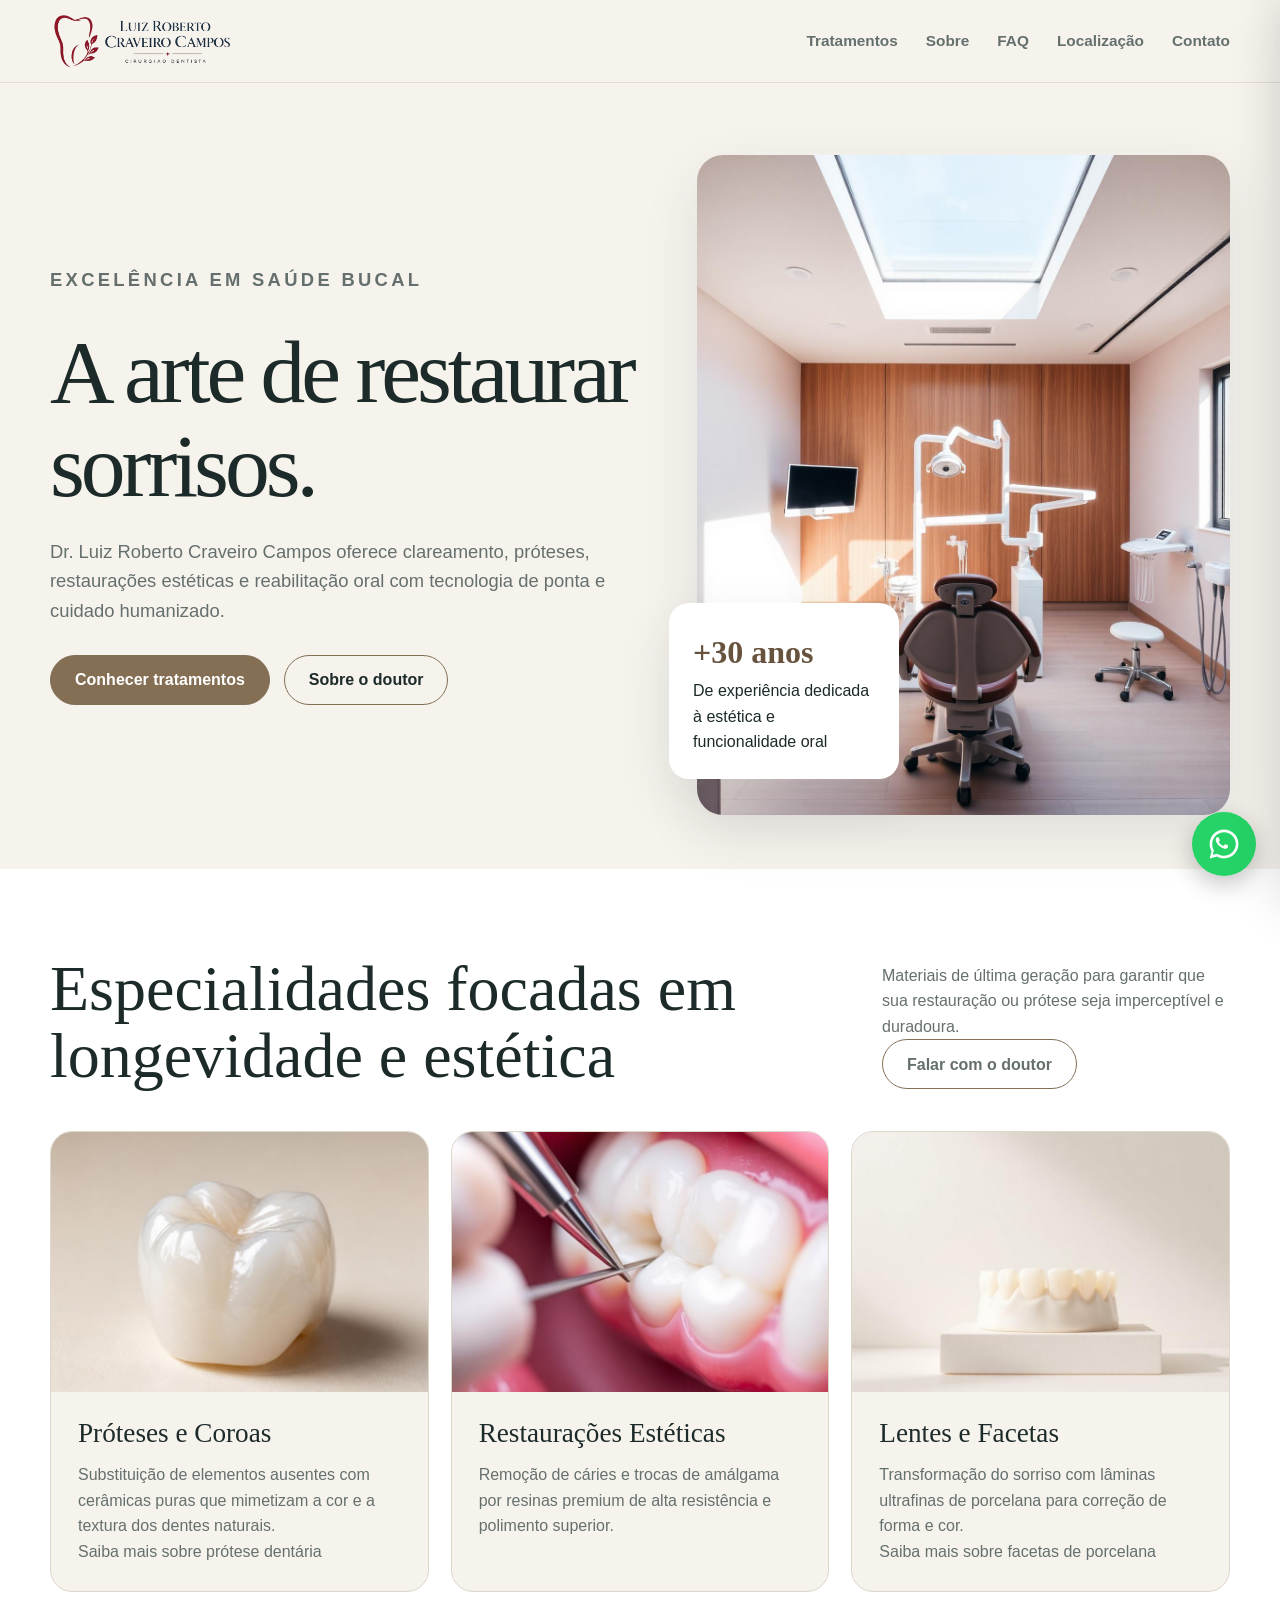
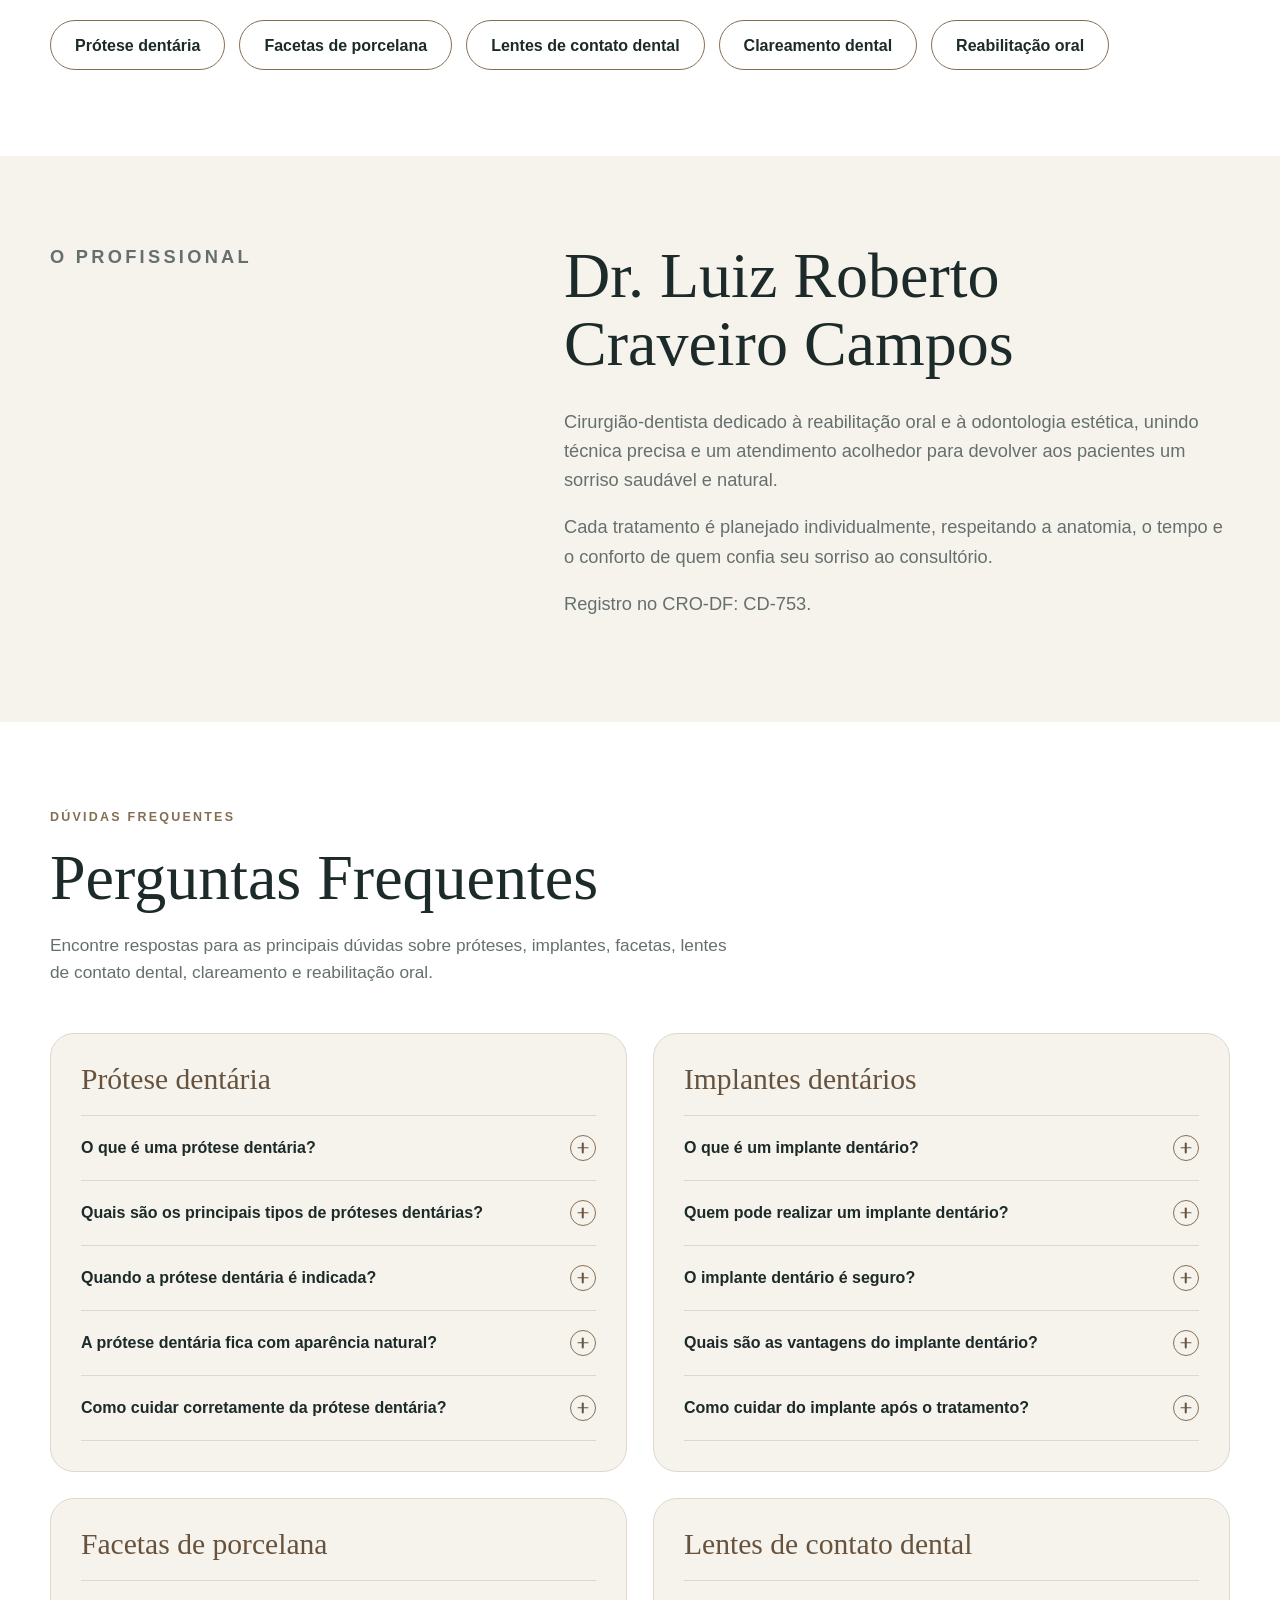
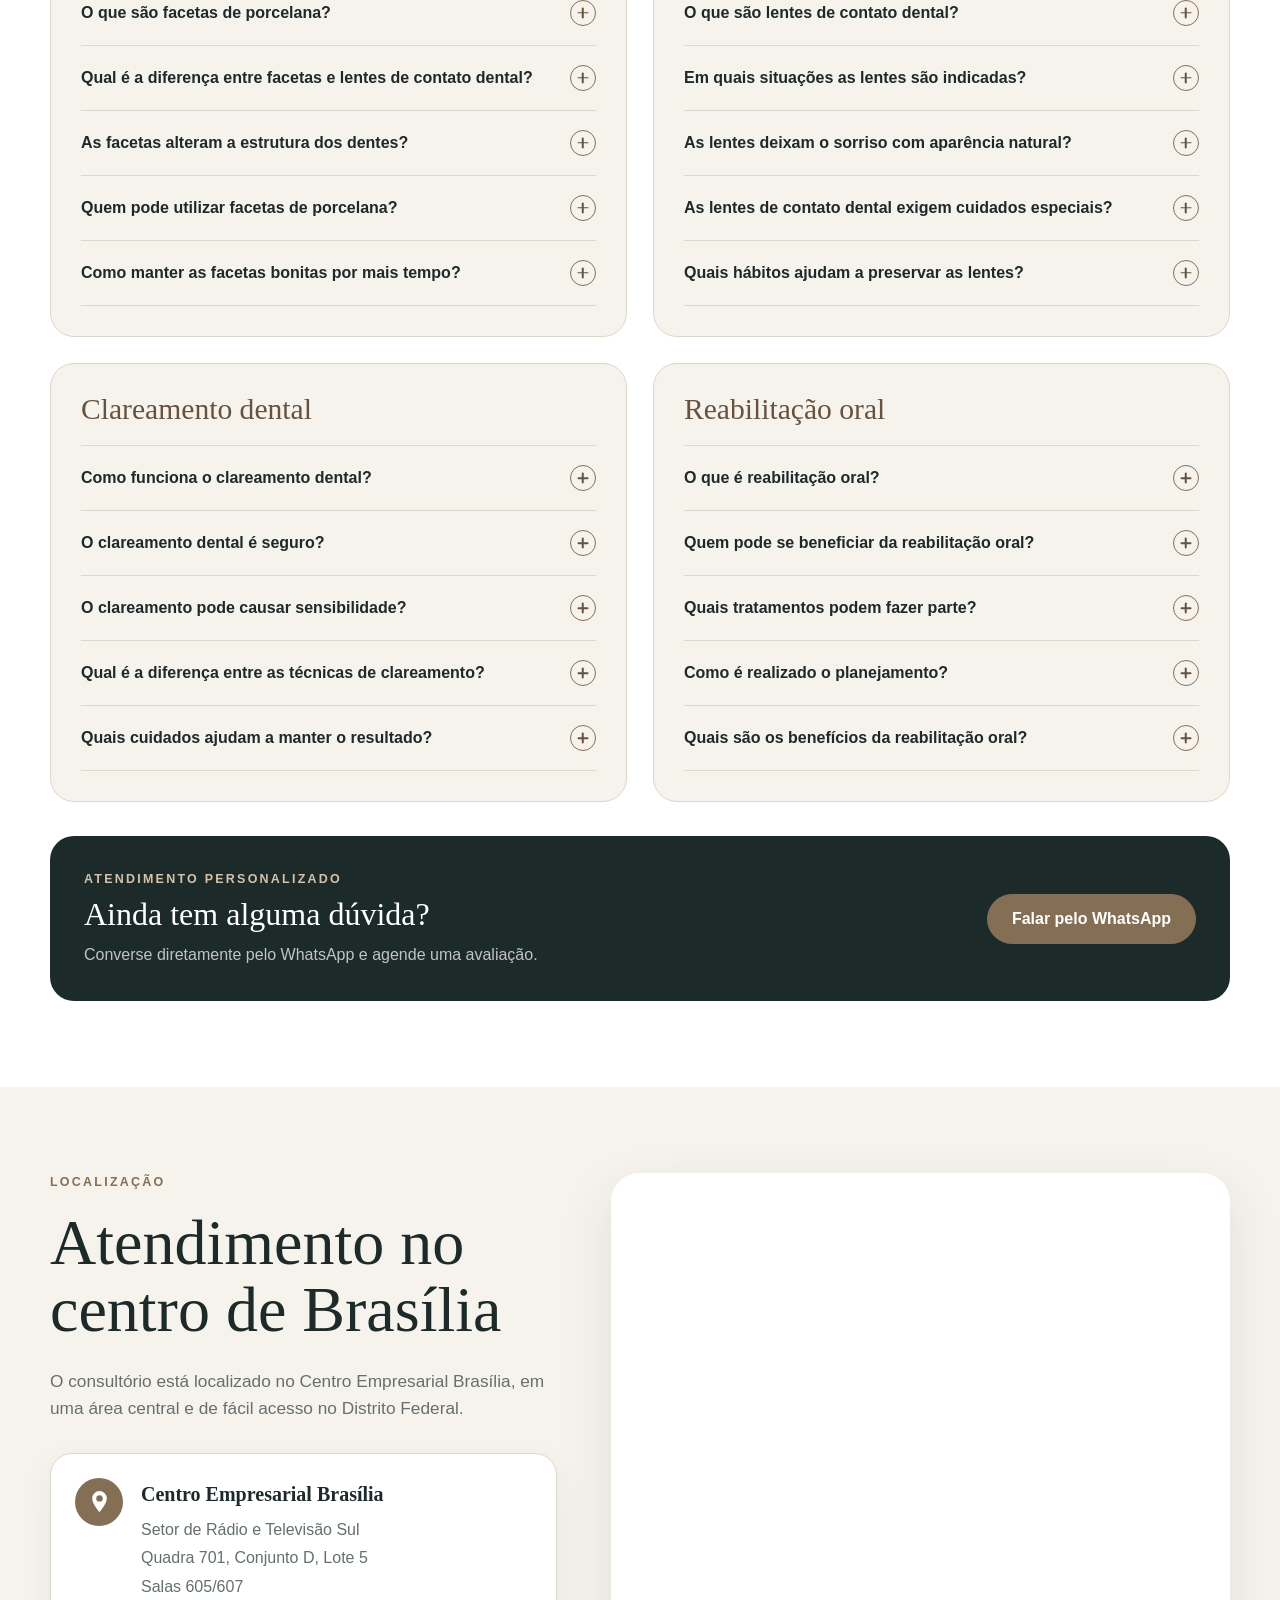
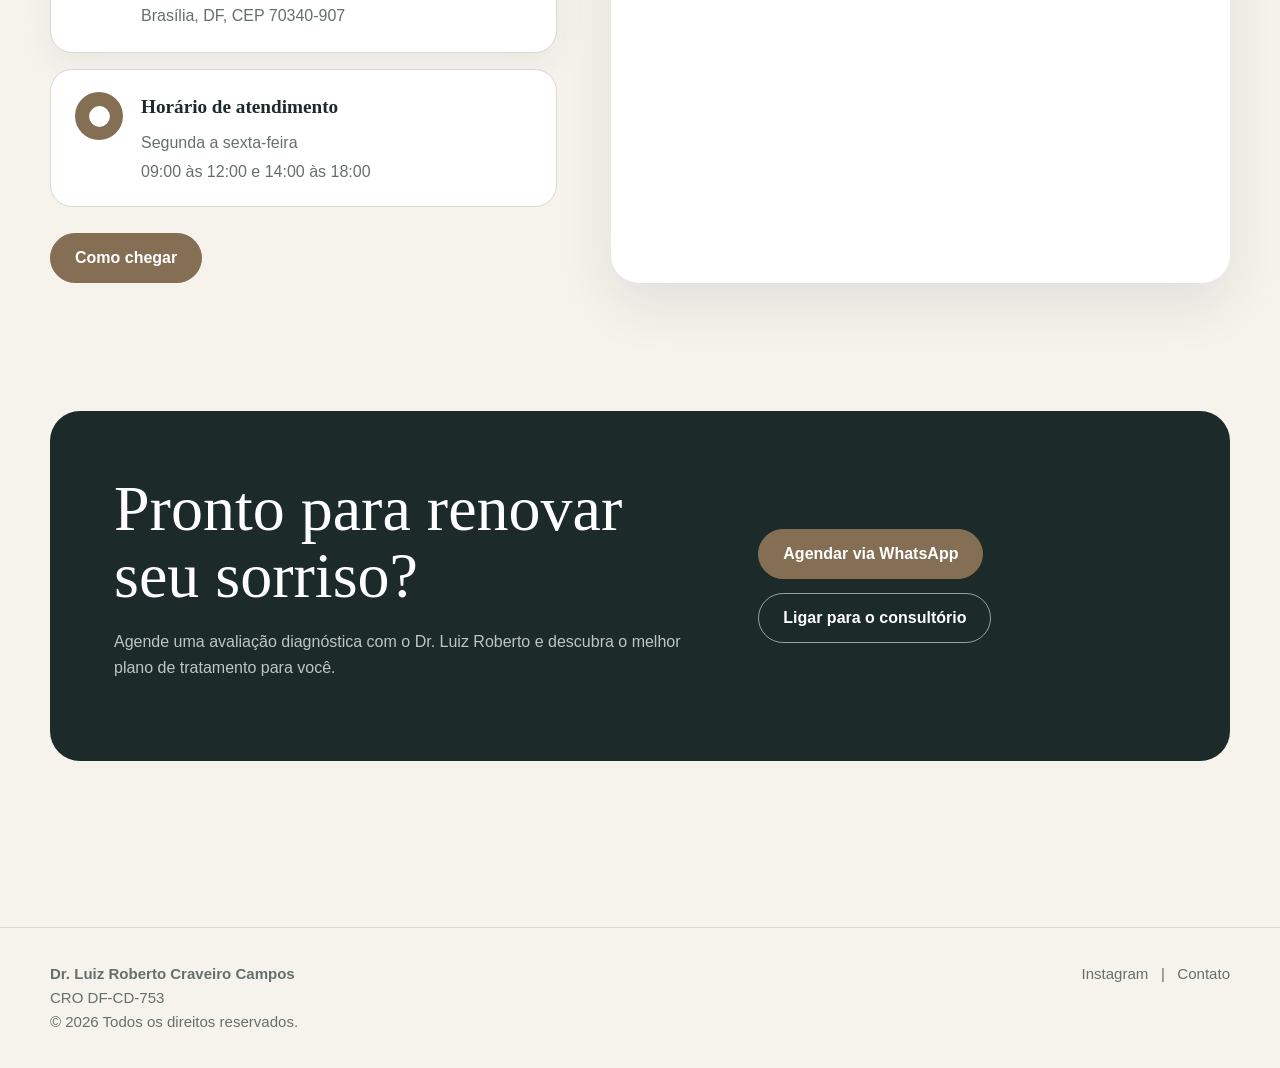
<file: index.html>
<!DOCTYPE html>

<html lang="pt-BR">
<head>
<meta charset="utf-8"/>
<meta content="width=device-width, initial-scale=1" name="viewport"/>
<title>Dr. Luiz Roberto Craveiro Campos | Odontologia Estética em Brasília</title>
<meta content="Atendimento odontológico em Brasília com foco em próteses dentárias, implantes, facetas de porcelana, lentes de contato dental, clareamento e reabilitação oral." name="description"/>
<link rel="stylesheet" href="assets/css/styles.css">
<link rel="icon" type="image/png" sizes="32x32" href="assets/icons/favicon-32x32.png"/>
<link rel="apple-touch-icon" sizes="180x180" href="assets/icons/apple-touch-icon.png"/>
<link href="https://luizrobertocraveiro.com.br/" rel="canonical"/><meta content="index, follow, max-image-preview:large" name="robots"/><meta content="Dr. Luiz Roberto Craveiro Campos" name="author"/><meta content="#846f55" name="theme-color"/><meta content="pt_BR" property="og:locale"/><meta content="website" property="og:type"/><meta content="Dr. Luiz Roberto Craveiro Campos" property="og:site_name"/><meta content="Dr. Luiz Roberto Craveiro Campos | Odontologia Estética em Brasília" property="og:title"/><meta content="Atendimento odontológico em Brasília com foco em próteses dentárias, implantes, facetas de porcelana, lentes de contato dental, clareamento e reabilitação oral." property="og:description"/><meta content="https://luizrobertocraveiro.com.br/" property="og:url"/><meta content="https://luizrobertocraveiro.com.br/assets/images/hero-clinic-BvfuUjxm.jpg" property="og:image"/><meta content="Consultório odontológico do Dr. Luiz Roberto Craveiro Campos em Brasília" property="og:image:alt"/><meta content="summary_large_image" name="twitter:card"/><meta content="Dr. Luiz Roberto Craveiro Campos | Odontologia Estética em Brasília" name="twitter:title"/><meta content="Atendimento odontológico em Brasília com foco em próteses dentárias, implantes, facetas de porcelana, lentes de contato dental, clareamento e reabilitação oral." name="twitter:description"/><meta content="https://luizrobertocraveiro.com.br/assets/images/hero-clinic-BvfuUjxm.jpg" name="twitter:image"/><link as="image" href="assets/images/hero-clinic-BvfuUjxm.jpg" rel="preload"/><script type="application/ld+json">{
  "@context": "https://schema.org",
  "@graph": [
    {
      "@type": "WebSite",
      "@id": "https://luizrobertocraveiro.com.br/#website",
      "url": "https://luizrobertocraveiro.com.br/",
      "name": "Dr. Luiz Roberto Craveiro Campos",
      "inLanguage": "pt-BR",
      "publisher": {
        "@id": "https://luizrobertocraveiro.com.br/#dentist"
      }
    },
    {
      "@type": "WebPage",
      "@id": "https://luizrobertocraveiro.com.br/#webpage",
      "url": "https://luizrobertocraveiro.com.br/",
      "name": "Dr. Luiz Roberto Craveiro Campos | Odontologia Estética em Brasília",
      "description": "Atendimento odontológico em Brasília com foco em próteses dentárias, implantes, facetas de porcelana, lentes de contato dental, clareamento e reabilitação oral.",
      "inLanguage": "pt-BR",
      "isPartOf": {
        "@id": "https://luizrobertocraveiro.com.br/#website"
      },
      "about": {
        "@id": "https://luizrobertocraveiro.com.br/#dentist"
      },
      "primaryImageOfPage": {
        "@type": "ImageObject",
        "url": "https://luizrobertocraveiro.com.br/assets/images/hero-clinic-BvfuUjxm.jpg"
      }
    },
    {
      "@type": "Dentist",
      "@id": "https://luizrobertocraveiro.com.br/#dentist",
      "name": "Dr. Luiz Roberto Craveiro Campos",
      "url": "https://luizrobertocraveiro.com.br/",
      "image": "https://luizrobertocraveiro.com.br/assets/images/hero-clinic-BvfuUjxm.jpg",
      "telephone": "+5561991755549",
      "priceRange": "$$",
      "description": "Atendimento odontológico em Brasília com foco em próteses dentárias, implantes, facetas de porcelana, lentes de contato dental, clareamento e reabilitação oral.",
      "medicalSpecialty": [
        "Prótese dentária",
        "Implantes dentários",
        "Facetas de porcelana",
        "Lentes de contato dental",
        "Clareamento dental",
        "Reabilitação oral"
      ],
      "areaServed": {
        "@type": "AdministrativeArea",
        "name": "Distrito Federal"
      },
      "address": {
        "@type": "PostalAddress",
        "streetAddress": "Setor de Rádio e Televisão Sul, Quadra 701, Conjunto D, Lote 5, Salas 605/607",
        "addressLocality": "Brasília",
        "addressRegion": "DF",
        "postalCode": "70340-907",
        "addressCountry": "BR"
      },
      "openingHoursSpecification": [
        {
          "@type": "OpeningHoursSpecification",
          "dayOfWeek": [
            "https://schema.org/Monday",
            "https://schema.org/Tuesday",
            "https://schema.org/Wednesday",
            "https://schema.org/Thursday",
            "https://schema.org/Friday"
          ],
          "opens": "09:00",
          "closes": "12:00"
        },
        {
          "@type": "OpeningHoursSpecification",
          "dayOfWeek": [
            "https://schema.org/Monday",
            "https://schema.org/Tuesday",
            "https://schema.org/Wednesday",
            "https://schema.org/Thursday",
            "https://schema.org/Friday"
          ],
          "opens": "14:00",
          "closes": "18:00"
        }
      ],
      "founder": {
        "@id": "https://luizrobertocraveiro.com.br/#person"
      },
      "employee": {
        "@id": "https://luizrobertocraveiro.com.br/#person"
      },
      "sameAs": []
    },
    {
      "@type": "Person",
      "@id": "https://luizrobertocraveiro.com.br/#person",
      "name": "Dr. Luiz Roberto Craveiro Campos",
      "jobTitle": "Cirurgião-dentista",
      "url": "https://luizrobertocraveiro.com.br/",
      "telephone": "+5561991755549",
      "worksFor": {
        "@id": "https://luizrobertocraveiro.com.br/#dentist"
      },
      "knowsAbout": [
        "Prótese dentária",
        "Implantes dentários",
        "Facetas de porcelana",
        "Lentes de contato dental",
        "Clareamento dental",
        "Reabilitação oral"
      ]
    },
    {
      "@type": "FAQPage",
      "@id": "https://luizrobertocraveiro.com.br/#faq",
      "url": "https://luizrobertocraveiro.com.br/#faq",
      "inLanguage": "pt-BR",
      "mainEntity": [
        {
          "@type": "Question",
          "name": "O que é uma prótese dentária?",
          "acceptedAnswer": {
            "@type": "Answer",
            "text": "A prótese dentária é um tratamento utilizado para substituir um ou mais dentes perdidos ou restaurar dentes comprometidos, devolvendo função mastigatória, estética e qualidade de vida."
          }
        },
        {
          "@type": "Question",
          "name": "Quais são os principais tipos de próteses dentárias?",
          "acceptedAnswer": {
            "@type": "Answer",
            "text": "Existem próteses fixas, removíveis e próteses sobre implantes. A indicação depende das condições bucais e das necessidades de cada paciente."
          }
        },
        {
          "@type": "Question",
          "name": "Quando a prótese dentária é indicada?",
          "acceptedAnswer": {
            "@type": "Answer",
            "text": "Pode ser indicada em casos de perda dentária, dentes muito comprometidos ou necessidade de recuperar a mastigação, a fala e a harmonia do sorriso."
          }
        },
        {
          "@type": "Question",
          "name": "A prótese dentária fica com aparência natural?",
          "acceptedAnswer": {
            "@type": "Answer",
            "text": "Sim. Os materiais atuais permitem reproduzir cor, forma e textura de modo bastante semelhante aos dentes naturais."
          }
        },
        {
          "@type": "Question",
          "name": "Como cuidar corretamente da prótese dentária?",
          "acceptedAnswer": {
            "@type": "Answer",
            "text": "A higiene diária, as consultas periódicas e o uso adequado da prótese ajudam a preservar o tratamento e a saúde bucal."
          }
        },
        {
          "@type": "Question",
          "name": "O que é um implante dentário?",
          "acceptedAnswer": {
            "@type": "Answer",
            "text": "É uma estrutura de titânio instalada no osso para substituir a raiz de um dente perdido e servir de suporte para uma prótese."
          }
        },
        {
          "@type": "Question",
          "name": "Quem pode realizar um implante dentário?",
          "acceptedAnswer": {
            "@type": "Answer",
            "text": "Muitas pessoas podem receber implantes, desde que tenham condições clínicas adequadas. A indicação depende de avaliação individualizada."
          }
        },
        {
          "@type": "Question",
          "name": "O implante dentário é seguro?",
          "acceptedAnswer": {
            "@type": "Answer",
            "text": "Sim. É um tratamento consolidado na odontologia, com bons resultados quando realizado com planejamento, técnica adequada e acompanhamento."
          }
        },
        {
          "@type": "Question",
          "name": "Quais são as vantagens do implante dentário?",
          "acceptedAnswer": {
            "@type": "Answer",
            "text": "Entre as vantagens estão estabilidade, conforto, segurança ao mastigar, preservação óssea e aparência natural."
          }
        },
        {
          "@type": "Question",
          "name": "Como cuidar do implante após o tratamento?",
          "acceptedAnswer": {
            "@type": "Answer",
            "text": "O implante exige boa higiene bucal, acompanhamento periódico e cuidados semelhantes aos recomendados para os dentes naturais."
          }
        },
        {
          "@type": "Question",
          "name": "O que são facetas de porcelana?",
          "acceptedAnswer": {
            "@type": "Answer",
            "text": "São lâminas confeccionadas sob medida para recobrir a parte frontal dos dentes e melhorar forma, cor e harmonia do sorriso."
          }
        },
        {
          "@type": "Question",
          "name": "Qual é a diferença entre facetas e lentes de contato dental?",
          "acceptedAnswer": {
            "@type": "Answer",
            "text": "As lentes costumam ser mais finas e indicadas para pequenas correções. As facetas podem atender situações que exigem mudanças mais significativas."
          }
        },
        {
          "@type": "Question",
          "name": "As facetas alteram a estrutura dos dentes?",
          "acceptedAnswer": {
            "@type": "Answer",
            "text": "Cada caso é avaliado individualmente. Quando necessário, o preparo é realizado de forma conservadora, buscando preservar a estrutura dental."
          }
        },
        {
          "@type": "Question",
          "name": "Quem pode utilizar facetas de porcelana?",
          "acceptedAnswer": {
            "@type": "Answer",
            "text": "Pacientes com indicação clínica e desejo de melhorar a estética do sorriso podem se beneficiar do tratamento após avaliação profissional."
          }
        },
        {
          "@type": "Question",
          "name": "Como manter as facetas bonitas por mais tempo?",
          "acceptedAnswer": {
            "@type": "Answer",
            "text": "Boa higiene, consultas periódicas e cuidados com hábitos que possam causar desgaste ajudam a preservar o tratamento."
          }
        },
        {
          "@type": "Question",
          "name": "O que são lentes de contato dental?",
          "acceptedAnswer": {
            "@type": "Answer",
            "text": "São lâminas ultrafinas de porcelana utilizadas para corrigir pequenas imperfeições e tornar o sorriso mais harmonioso."
          }
        },
        {
          "@type": "Question",
          "name": "Em quais situações as lentes são indicadas?",
          "acceptedAnswer": {
            "@type": "Answer",
            "text": "Podem ser indicadas para pequenas alterações de cor, formato, tamanho, espaçamento e outras imperfeições estéticas."
          }
        },
        {
          "@type": "Question",
          "name": "As lentes deixam o sorriso com aparência natural?",
          "acceptedAnswer": {
            "@type": "Answer",
            "text": "Sim. Quando planejadas de acordo com o rosto e a anatomia dental, podem proporcionar resultado delicado e natural."
          }
        },
        {
          "@type": "Question",
          "name": "As lentes de contato dental exigem cuidados especiais?",
          "acceptedAnswer": {
            "@type": "Answer",
            "text": "Os cuidados são semelhantes aos indicados para os dentes naturais, com boa higiene e acompanhamento odontológico."
          }
        },
        {
          "@type": "Question",
          "name": "Quais hábitos ajudam a preservar as lentes?",
          "acceptedAnswer": {
            "@type": "Answer",
            "text": "Manter boa higiene, evitar usar os dentes para abrir objetos e seguir as orientações profissionais ajudam a conservar o tratamento."
          }
        },
        {
          "@type": "Question",
          "name": "Como funciona o clareamento dental?",
          "acceptedAnswer": {
            "@type": "Answer",
            "text": "O clareamento utiliza agentes específicos que atuam sobre pigmentos responsáveis pelo escurecimento dos dentes."
          }
        },
        {
          "@type": "Question",
          "name": "O clareamento dental é seguro?",
          "acceptedAnswer": {
            "@type": "Answer",
            "text": "Sim. Quando realizado com indicação e acompanhamento profissional, é um procedimento seguro e eficaz."
          }
        },
        {
          "@type": "Question",
          "name": "O clareamento pode causar sensibilidade?",
          "acceptedAnswer": {
            "@type": "Answer",
            "text": "Algumas pessoas podem apresentar sensibilidade temporária, que pode ser controlada com orientação e protocolos adequados."
          }
        },
        {
          "@type": "Question",
          "name": "Qual é a diferença entre as técnicas de clareamento?",
          "acceptedAnswer": {
            "@type": "Answer",
            "text": "No consultório, a aplicação é realizada pelo profissional. No tratamento domiciliar supervisionado, o paciente utiliza moldeiras e produtos indicados pelo dentista."
          }
        },
        {
          "@type": "Question",
          "name": "Quais cuidados ajudam a manter o resultado?",
          "acceptedAnswer": {
            "@type": "Answer",
            "text": "Boa higiene, consultas preventivas e hábitos saudáveis ajudam a preservar a aparência do sorriso."
          }
        },
        {
          "@type": "Question",
          "name": "O que é reabilitação oral?",
          "acceptedAnswer": {
            "@type": "Answer",
            "text": "É um conjunto de tratamentos planejados para recuperar função, estética e saúde bucal de forma integrada."
          }
        },
        {
          "@type": "Question",
          "name": "Quem pode se beneficiar da reabilitação oral?",
          "acceptedAnswer": {
            "@type": "Answer",
            "text": "Pessoas com perda dentária, desgaste, alterações na mordida ou necessidade de reconstrução do sorriso podem se beneficiar."
          }
        },
        {
          "@type": "Question",
          "name": "Quais tratamentos podem fazer parte?",
          "acceptedAnswer": {
            "@type": "Answer",
            "text": "Implantes, próteses, restaurações, facetas, clareamento e outros procedimentos podem ser combinados conforme a necessidade."
          }
        },
        {
          "@type": "Question",
          "name": "Como é realizado o planejamento?",
          "acceptedAnswer": {
            "@type": "Answer",
            "text": "O planejamento considera avaliação clínica, exames, registros fotográficos e as expectativas do paciente."
          }
        },
        {
          "@type": "Question",
          "name": "Quais são os benefícios da reabilitação oral?",
          "acceptedAnswer": {
            "@type": "Answer",
            "text": "A reabilitação pode melhorar mastigação, conforto, função, estética e confiança ao sorrir."
          }
        }
      ]
    }
  ]
}</script></head>
<body>
<header>
<div class="container nav">
<a class="brand" href="#inicio" aria-label="Dr. Luiz Roberto Craveiro Campos - início"><img class="brand-logo" src="assets/images/logo-luiz-roberto-craveiro-campos.png" alt="Luiz Roberto Craveiro Campos - Cirurgião Dentista"/></a>
<nav aria-label="Navegação principal" class="nav-links">
<a href="#servicos">Tratamentos</a>
<a href="#sobre">Sobre</a>
<a href="#faq">FAQ</a>
<a href="#localizacao">Localização</a>
<a href="#contato">Contato</a>
<button aria-controls="mobile-menu" aria-expanded="false" aria-label="Abrir menu" class="btn btn-primary menu-toggle" type="button">
<span aria-hidden="true" class="menu-icon">
<span></span><span></span><span></span>
</span>
<span>Menu</span>
</button>
</nav>
</div>
</header>
<main>
<section class="hero" id="inicio">
<div class="container hero-grid">
<div>
<p class="eyebrow">Excelência em saúde bucal</p>
<h1>A arte de restaurar sorrisos.</h1>
<p>
            Dr. Luiz Roberto Craveiro Campos oferece clareamento, próteses, restaurações estéticas
            e reabilitação oral com tecnologia de ponta e cuidado humanizado.
          </p>
<div class="actions">
<a class="btn btn-primary" href="#servicos">Conhecer tratamentos</a>
<a class="btn btn-outline" href="#sobre">Sobre o doutor</a>
</div>
</div>
<div class="hero-media">
<img alt="Ambiente clínico moderno do Dr. Luiz Roberto Craveiro Campos" decoding="async" fetchpriority="high" src="assets/images/hero-clinic-BvfuUjxm.jpg"/>
<div class="experience-card">
<strong>+30 anos</strong>
<span>De experiência dedicada à estética e funcionalidade oral</span>
</div>
</div>
</div>
</section>
<section class="services" id="servicos">
<div class="container">
<div class="section-head">
<h2>Especialidades focadas em longevidade e estética</h2>
<div>
<p>
              Materiais de última geração para garantir que sua restauração
              ou prótese seja imperceptível e duradoura.
            </p>
<p class="section-actions">
<a class="btn btn-outline" href="#contato">Falar com o doutor</a>
</p>
</div>
</div>
<div class="service-grid">
<article class="service-card">
<img alt="Coroa em porcelana para prótese dentária" decoding="async" loading="lazy" src="assets/images/protese_coroa.jpg"/>
<div class="service-card-content">
<h3><a href="protese-dentaria.html">Próteses e Coroas</a></h3>
<p>
                Substituição de elementos ausentes com cerâmicas puras que
                mimetizam a cor e a textura dos dentes naturais.
              </p>
<p><a href="protese-dentaria.html">Saiba mais sobre prótese dentária</a></p>
</div>
</article>
<article class="service-card">
<img alt="Restaurações estéticas de precisão" decoding="async" loading="lazy" src="assets/images/service-restoration-CN7563Qy.jpg"/>
<div class="service-card-content">
<h3>Restaurações Estéticas</h3>
<p>
                Remoção de cáries e trocas de amálgama por resinas premium
                de alta resistência e polimento superior.
              </p>
</div>
</article>
<article class="service-card">
<img alt="Lentes de contato dentais em porcelana" decoding="async" loading="lazy" src="assets/images/service-veneers-v1lhgjk4.jpg"/>
<div class="service-card-content">
<h3><a href="lentes-de-contato-dental.html">Lentes e Facetas</a></h3>
<p>
                Transformação do sorriso com lâminas ultrafinas de porcelana
                para correção de forma e cor.
              </p>
<p><a href="facetas-de-porcelana.html">Saiba mais sobre facetas de porcelana</a></p>
</div>
</article>
</div>
<div class="actions treatment-links">
<a class="btn btn-outline" href="protese-dentaria.html">Prótese dentária</a>
<a class="btn btn-outline" href="facetas-de-porcelana.html">Facetas de porcelana</a>
<a class="btn btn-outline" href="lentes-de-contato-dental.html">Lentes de contato dental</a>
<a class="btn btn-outline" href="clareamento-dental.html">Clareamento dental</a>
<a class="btn btn-outline" href="reabilitacao-oral.html">Reabilitação oral</a>
</div>
</div>
</section>
<section class="about" id="sobre">
<div class="container about-grid">
<div class="about-label">
<p class="eyebrow">O profissional</p>
</div>
<div>
<h2>Dr. Luiz Roberto Craveiro Campos</h2>
<p>
            Cirurgião-dentista dedicado à reabilitação oral e à odontologia
            estética, unindo técnica precisa e um atendimento acolhedor para
            devolver aos pacientes um sorriso saudável e natural.
          </p>
<p>
            Cada tratamento é planejado individualmente, respeitando a anatomia,
            o tempo e o conforto de quem confia seu sorriso ao consultório.
          </p><p>
          Registro no CRO-DF: CD-753. </p>
</div>
</div>
</section>
<section class="faq-section" id="faq">
<div class="container">
<div class="faq-heading">
<p class="eyebrow">Dúvidas frequentes</p>
<h2>Perguntas Frequentes</h2>
<p>
        Encontre respostas para as principais dúvidas sobre próteses, implantes,
        facetas, lentes de contato dental, clareamento e reabilitação oral.
      </p>
</div>
<div class="faq-groups">
<section aria-labelledby="faq-protese" class="faq-group">
<h3 id="faq-protese">Prótese dentária</h3>
<details class="faq-item">
<summary>
<span>O que é uma prótese dentária?</span>
<span aria-hidden="true" class="faq-icon"></span>
</summary>
<div class="faq-answer">
<p>
              A prótese dentária é um tratamento utilizado para substituir um ou
              mais dentes perdidos ou restaurar dentes comprometidos, devolvendo
              função mastigatória, estética e qualidade de vida.
            </p>
</div>
</details>
<details class="faq-item">
<summary>
<span>Quais são os principais tipos de próteses dentárias?</span>
<span aria-hidden="true" class="faq-icon"></span>
</summary>
<div class="faq-answer">
<p>
              Existem próteses fixas, removíveis e próteses sobre implantes.
              A indicação depende das condições bucais e das necessidades de cada paciente.
            </p>
</div>
</details>
<details class="faq-item">
<summary>
<span>Quando a prótese dentária é indicada?</span>
<span aria-hidden="true" class="faq-icon"></span>
</summary>
<div class="faq-answer">
<p>
              Pode ser indicada em casos de perda dentária, dentes muito comprometidos
              ou necessidade de recuperar a mastigação, a fala e a harmonia do sorriso.
            </p>
</div>
</details>
<details class="faq-item">
<summary>
<span>A prótese dentária fica com aparência natural?</span>
<span aria-hidden="true" class="faq-icon"></span>
</summary>
<div class="faq-answer">
<p>
              Sim. Os materiais atuais permitem reproduzir cor, forma e textura de modo
              bastante semelhante aos dentes naturais.
            </p>
</div>
</details>
<details class="faq-item">
<summary>
<span>Como cuidar corretamente da prótese dentária?</span>
<span aria-hidden="true" class="faq-icon"></span>
</summary>
<div class="faq-answer">
<p>
              A higiene diária, as consultas periódicas e o uso adequado da prótese
              ajudam a preservar o tratamento e a saúde bucal.
            </p>
</div>
</details>
</section>
<section aria-labelledby="faq-implantes" class="faq-group">
<h3 id="faq-implantes">Implantes dentários</h3>
<details class="faq-item">
<summary>
<span>O que é um implante dentário?</span>
<span aria-hidden="true" class="faq-icon"></span>
</summary>
<div class="faq-answer">
<p>
              É uma estrutura de titânio instalada no osso para substituir a raiz
              de um dente perdido e servir de suporte para uma prótese.
            </p>
</div>
</details>
<details class="faq-item">
<summary>
<span>Quem pode realizar um implante dentário?</span>
<span aria-hidden="true" class="faq-icon"></span>
</summary>
<div class="faq-answer">
<p>
              Muitas pessoas podem receber implantes, desde que tenham condições
              clínicas adequadas. A indicação depende de avaliação individualizada.
            </p>
</div>
</details>
<details class="faq-item">
<summary>
<span>O implante dentário é seguro?</span>
<span aria-hidden="true" class="faq-icon"></span>
</summary>
<div class="faq-answer">
<p>
              Sim. É um tratamento consolidado na odontologia, com bons resultados
              quando realizado com planejamento, técnica adequada e acompanhamento.
            </p>
</div>
</details>
<details class="faq-item">
<summary>
<span>Quais são as vantagens do implante dentário?</span>
<span aria-hidden="true" class="faq-icon"></span>
</summary>
<div class="faq-answer">
<p>
              Entre as vantagens estão estabilidade, conforto, segurança ao mastigar,
              preservação óssea e aparência natural.
            </p>
</div>
</details>
<details class="faq-item">
<summary>
<span>Como cuidar do implante após o tratamento?</span>
<span aria-hidden="true" class="faq-icon"></span>
</summary>
<div class="faq-answer">
<p>
              O implante exige boa higiene bucal, acompanhamento periódico e cuidados
              semelhantes aos recomendados para os dentes naturais.
            </p>
</div>
</details>
</section>
<section aria-labelledby="faq-facetas" class="faq-group">
<h3 id="faq-facetas">Facetas de porcelana</h3>
<details class="faq-item">
<summary>
<span>O que são facetas de porcelana?</span>
<span aria-hidden="true" class="faq-icon"></span>
</summary>
<div class="faq-answer">
<p>
              São lâminas confeccionadas sob medida para recobrir a parte frontal
              dos dentes e melhorar forma, cor e harmonia do sorriso.
            </p>
</div>
</details>
<details class="faq-item">
<summary>
<span>Qual é a diferença entre facetas e lentes de contato dental?</span>
<span aria-hidden="true" class="faq-icon"></span>
</summary>
<div class="faq-answer">
<p>
              As lentes costumam ser mais finas e indicadas para pequenas correções.
              As facetas podem atender situações que exigem mudanças mais significativas.
            </p>
</div>
</details>
<details class="faq-item">
<summary>
<span>As facetas alteram a estrutura dos dentes?</span>
<span aria-hidden="true" class="faq-icon"></span>
</summary>
<div class="faq-answer">
<p>
              Cada caso é avaliado individualmente. Quando necessário, o preparo é
              realizado de forma conservadora, buscando preservar a estrutura dental.
            </p>
</div>
</details>
<details class="faq-item">
<summary>
<span>Quem pode utilizar facetas de porcelana?</span>
<span aria-hidden="true" class="faq-icon"></span>
</summary>
<div class="faq-answer">
<p>
              Pacientes com indicação clínica e desejo de melhorar a estética do sorriso
              podem se beneficiar do tratamento após avaliação profissional.
            </p>
</div>
</details>
<details class="faq-item">
<summary>
<span>Como manter as facetas bonitas por mais tempo?</span>
<span aria-hidden="true" class="faq-icon"></span>
</summary>
<div class="faq-answer">
<p>
              Boa higiene, consultas periódicas e cuidados com hábitos que possam causar
              desgaste ajudam a preservar o tratamento.
            </p>
</div>
</details>
</section>
<section aria-labelledby="faq-lentes" class="faq-group">
<h3 id="faq-lentes">Lentes de contato dental</h3>
<details class="faq-item">
<summary>
<span>O que são lentes de contato dental?</span>
<span aria-hidden="true" class="faq-icon"></span>
</summary>
<div class="faq-answer">
<p>
              São lâminas ultrafinas de porcelana utilizadas para corrigir pequenas
              imperfeições e tornar o sorriso mais harmonioso.
            </p>
</div>
</details>
<details class="faq-item">
<summary>
<span>Em quais situações as lentes são indicadas?</span>
<span aria-hidden="true" class="faq-icon"></span>
</summary>
<div class="faq-answer">
<p>
              Podem ser indicadas para pequenas alterações de cor, formato, tamanho,
              espaçamento e outras imperfeições estéticas.
            </p>
</div>
</details>
<details class="faq-item">
<summary>
<span>As lentes deixam o sorriso com aparência natural?</span>
<span aria-hidden="true" class="faq-icon"></span>
</summary>
<div class="faq-answer">
<p>
              Sim. Quando planejadas de acordo com o rosto e a anatomia dental,
              podem proporcionar resultado delicado e natural.
            </p>
</div>
</details>
<details class="faq-item">
<summary>
<span>As lentes de contato dental exigem cuidados especiais?</span>
<span aria-hidden="true" class="faq-icon"></span>
</summary>
<div class="faq-answer">
<p>
              Os cuidados são semelhantes aos indicados para os dentes naturais,
              com boa higiene e acompanhamento odontológico.
            </p>
</div>
</details>
<details class="faq-item">
<summary>
<span>Quais hábitos ajudam a preservar as lentes?</span>
<span aria-hidden="true" class="faq-icon"></span>
</summary>
<div class="faq-answer">
<p>
              Manter boa higiene, evitar usar os dentes para abrir objetos e seguir
              as orientações profissionais ajudam a conservar o tratamento.
            </p>
</div>
</details>
</section>
<section aria-labelledby="faq-clareamento" class="faq-group">
<h3 id="faq-clareamento">Clareamento dental</h3>
<details class="faq-item">
<summary>
<span>Como funciona o clareamento dental?</span>
<span aria-hidden="true" class="faq-icon"></span>
</summary>
<div class="faq-answer">
<p>
              O clareamento utiliza agentes específicos que atuam sobre pigmentos
              responsáveis pelo escurecimento dos dentes.
            </p>
</div>
</details>
<details class="faq-item">
<summary>
<span>O clareamento dental é seguro?</span>
<span aria-hidden="true" class="faq-icon"></span>
</summary>
<div class="faq-answer">
<p>
              Sim. Quando realizado com indicação e acompanhamento profissional,
              é um procedimento seguro e eficaz.
            </p>
</div>
</details>
<details class="faq-item">
<summary>
<span>O clareamento pode causar sensibilidade?</span>
<span aria-hidden="true" class="faq-icon"></span>
</summary>
<div class="faq-answer">
<p>
              Algumas pessoas podem apresentar sensibilidade temporária, que pode
              ser controlada com orientação e protocolos adequados.
            </p>
</div>
</details>
<details class="faq-item">
<summary>
<span>Qual é a diferença entre as técnicas de clareamento?</span>
<span aria-hidden="true" class="faq-icon"></span>
</summary>
<div class="faq-answer">
<p>
              No consultório, a aplicação é realizada pelo profissional. No tratamento
              domiciliar supervisionado, o paciente utiliza moldeiras e produtos indicados pelo dentista.
            </p>
</div>
</details>
<details class="faq-item">
<summary>
<span>Quais cuidados ajudam a manter o resultado?</span>
<span aria-hidden="true" class="faq-icon"></span>
</summary>
<div class="faq-answer">
<p>
              Boa higiene, consultas preventivas e hábitos saudáveis ajudam a preservar
              a aparência do sorriso.
            </p>
</div>
</details>
</section>
<section aria-labelledby="faq-reabilitacao" class="faq-group">
<h3 id="faq-reabilitacao">Reabilitação oral</h3>
<details class="faq-item">
<summary>
<span>O que é reabilitação oral?</span>
<span aria-hidden="true" class="faq-icon"></span>
</summary>
<div class="faq-answer">
<p>
              É um conjunto de tratamentos planejados para recuperar função, estética
              e saúde bucal de forma integrada.
            </p>
</div>
</details>
<details class="faq-item">
<summary>
<span>Quem pode se beneficiar da reabilitação oral?</span>
<span aria-hidden="true" class="faq-icon"></span>
</summary>
<div class="faq-answer">
<p>
              Pessoas com perda dentária, desgaste, alterações na mordida ou necessidade
              de reconstrução do sorriso podem se beneficiar.
            </p>
</div>
</details>
<details class="faq-item">
<summary>
<span>Quais tratamentos podem fazer parte?</span>
<span aria-hidden="true" class="faq-icon"></span>
</summary>
<div class="faq-answer">
<p>
              Implantes, próteses, restaurações, facetas, clareamento e outros procedimentos
              podem ser combinados conforme a necessidade.
            </p>
</div>
</details>
<details class="faq-item">
<summary>
<span>Como é realizado o planejamento?</span>
<span aria-hidden="true" class="faq-icon"></span>
</summary>
<div class="faq-answer">
<p>
              O planejamento considera avaliação clínica, exames, registros fotográficos
              e as expectativas do paciente.
            </p>
</div>
</details>
<details class="faq-item">
<summary>
<span>Quais são os benefícios da reabilitação oral?</span>
<span aria-hidden="true" class="faq-icon"></span>
</summary>
<div class="faq-answer">
<p>
              A reabilitação pode melhorar mastigação, conforto, função, estética
              e confiança ao sorrir.
            </p>
</div>
</details>
</section>
</div>
<div class="faq-cta">
<div>
<p class="eyebrow">Atendimento personalizado</p>
<h3>Ainda tem alguma dúvida?</h3>
<p>Converse diretamente pelo WhatsApp e agende uma avaliação.</p>
</div>
<a class="btn btn-primary" href="https://wa.me/5561991755549?text=Olá%2C%20gostaria%20de%20agendar%20uma%20avaliação%20com%20o%20Dr%2E%20Luiz%20Roberto%2E" rel="noopener" target="_blank">
        Falar pelo WhatsApp
      </a>
</div>
</div>
</section>
<section class="location-section" id="localizacao">
<div class="container">
<div class="location-grid">
<div class="location-content">
<p class="eyebrow">Localização</p>
<h2>Atendimento no centro de Brasília</h2>
<p class="location-intro">
          O consultório está localizado no Centro Empresarial Brasília,
          em uma área central e de fácil acesso no Distrito Federal.
        </p>
<div class="address-card">
<div aria-hidden="true" class="address-icon">
<svg focusable="false" viewbox="0 0 24 24">
<path d="M12 2a7 7 0 0 0-7 7c0 5.2 7 13 7 13s7-7.8 7-13a7 7 0 0 0-7-7Zm0 10.1A3.1 3.1 0 1 1 12 5.9a3.1 3.1 0 0 1 0 6.2Z"></path>
</svg>
</div>
<address><strong>Centro Empresarial Brasília</strong><span>Setor de Rádio e Televisão Sul</span><span>Quadra 701, Conjunto D, Lote 5</span><span>Salas 605/607</span><span>Brasília, DF, CEP 70340-907</span></address>
</div><div class="opening-hours-card">
<div aria-hidden="true" class="opening-hours-icon">
<svg focusable="false" viewbox="0 0 24 24">
<path d="M12 2a10 10 0 1 0 10 10A10.01 10.01 0 0 0 12 2Zm1 10.41V6h-2v7.24l4.38 2.63 1.03-1.71Z"></path>
</svg>
</div>
<div>
<strong>Horário de atendimento</strong>
<span>Segunda a sexta-feira</span>
<span>09:00 às 12:00 e 14:00 às 18:00</span>
</div>
</div>
<div class="actions location-actions">
<a class="btn btn-primary" href="https://www.google.com/maps/search/?api=1&amp;query=Centro+Empresarial+Bras%C3%ADlia%2C+Setor+de+R%C3%A1dio+e+Televis%C3%A3o+Sul%2C+Q+701%2C+Conjunto+D%2C+Lote+5%2C+Bras%C3%ADlia%2C+DF%2C+70340-907" rel="noopener" target="_blank">
            Como chegar
          </a>
</div>
</div>
<div class="location-map">
<iframe allowfullscreen="" loading="lazy" referrerpolicy="no-referrer-when-downgrade" src="https://www.google.com/maps?q=Centro+Empresarial+Bras%C3%ADlia%2C+Setor+de+R%C3%A1dio+e+Televis%C3%A3o+Sul%2C+Q+701%2C+Conjunto+D%2C+Lote+5%2C+Bras%C3%ADlia%2C+DF%2C+70340-907&amp;output=embed" title="Mapa do Centro Empresarial Brasília"></iframe>
</div>
</div>
</div>
</section>
<section class="contact" id="contato">
<div class="container">
<div class="contact-box">
<div>
<h2>Pronto para renovar seu sorriso?</h2>
<p>
              Agende uma avaliação diagnóstica com o Dr. Luiz Roberto e descubra
              o melhor plano de tratamento para você.
            </p>
</div>
<div class="actions">
<a class="btn btn-primary" href="https://wa.me/5561991755549?text=Olá%2C%20gostaria%20de%20agendar%20uma%20avaliação%20com%20o%20Dr%2E%20Luiz%20Roberto%2E" rel="noopener" target="_blank">
              Agendar via WhatsApp
            </a>
<a class="btn btn-outline" href="tel:+5561991755549">
              Ligar para o consultório
            </a>
</div>
</div>
</div>
</section>
</main>
<footer>
<div class="container footer-inner">
<div>
<strong>Dr. Luiz Roberto Craveiro Campos</strong><br/>
        <span>CRO DF-CD-753</span><br/>
        © 2026 Todos os direitos reservados.
      </div>
<div>
<a href="#" rel="noopener" target="_blank">Instagram</a>
          |  
        <a href="#contato">Contato</a>
</div>
</div>
</footer>
<div aria-hidden="true" class="menu-overlay" id="menu-overlay"></div>
<aside aria-hidden="true" aria-label="Menu principal" class="side-menu" id="mobile-menu">
<div class="side-menu-header">
<div class="side-menu-title"><img class="side-menu-logo" src="assets/images/logo-luiz-roberto-craveiro-campos.png" alt="Luiz Roberto Craveiro Campos - Cirurgião Dentista"/></div>
<button aria-label="Fechar menu" class="menu-close" type="button">×</button>
</div>
<nav aria-label="Links do menu" class="side-menu-links">
<a href="#inicio">Início</a>
<a href="#sobre">O Doutor</a>
<a href="#faq">Perguntas Frequentes</a>
<a href="#localizacao">Localização</a>
<a href="#contato">Contato</a>
</nav>
<div class="side-menu-contact">
<a class="btn btn-primary" href="https://wa.me/5561991755549?text=Olá%2C%20gostaria%20de%20agendar%20uma%20avaliação%20com%20o%20Dr%2E%20Luiz%20Roberto%2E" rel="noopener" target="_blank">
      Agendar pelo WhatsApp
    </a>
</div>
</aside>
<a aria-label="Falar pelo WhatsApp" class="whatsapp-float" href="https://wa.me/5561991755549?text=Olá%2C%20gostaria%20de%20agendar%20uma%20avaliação%20com%20o%20Dr%2E%20Luiz%20Roberto%2E" rel="noopener" target="_blank" title="Falar pelo WhatsApp">
<svg aria-hidden="true" focusable="false" viewbox="0 0 32 32">
<path d="M19.11 17.21c-.27-.14-1.6-.79-1.85-.88-.25-.09-.43-.14-.61.14-.18.27-.7.88-.86 1.06-.16.18-.32.2-.59.07-.27-.14-1.15-.42-2.19-1.35-.81-.72-1.36-1.61-1.52-1.88-.16-.27-.02-.42.12-.55.12-.12.27-.32.41-.47.14-.16.18-.27.27-.45.09-.18.05-.34-.02-.47-.07-.14-.61-1.47-.84-2.01-.22-.53-.45-.46-.61-.47h-.52c-.18 0-.47.07-.72.34-.25.27-.95.93-.95 2.26s.97 2.62 1.11 2.8c.14.18 1.91 2.91 4.62 4.08.65.28 1.15.45 1.55.58.65.21 1.24.18 1.71.11.52-.08 1.6-.65 1.83-1.29.23-.63.23-1.17.16-1.29-.07-.11-.25-.18-.52-.32z"></path>
<path d="M16.04 3.2c-7.06 0-12.8 5.74-12.8 12.8 0 2.26.59 4.46 1.72 6.39L3.2 28.8l6.57-1.72A12.75 12.75 0 0 0 16.04 28.8c7.06 0 12.8-5.74 12.8-12.8s-5.74-12.8-12.8-12.8zm0 23.27c-2.04 0-4.03-.55-5.76-1.59l-.41-.24-3.9 1.02 1.04-3.8-.27-.42A10.4 10.4 0 0 1 5.57 16c0-5.77 4.7-10.47 10.47-10.47S26.51 10.23 26.51 16s-4.7 10.47-10.47 10.47z"></path>
</svg>
</a>
<script>
  (() => {
    const body = document.body;
    const openButton = document.querySelector(".menu-toggle");
    const closeButton = document.querySelector(".menu-close");
    const menu = document.getElementById("mobile-menu");
    const overlay = document.getElementById("menu-overlay");
    const links = menu.querySelectorAll("a[href^='#']");

    const openMenu = () => {
      body.classList.add("menu-open");
      openButton.setAttribute("aria-expanded", "true");
      menu.setAttribute("aria-hidden", "false");
      overlay.setAttribute("aria-hidden", "false");
      closeButton.focus();
    };

    const closeMenu = () => {
      body.classList.remove("menu-open");
      openButton.setAttribute("aria-expanded", "false");
      menu.setAttribute("aria-hidden", "true");
      overlay.setAttribute("aria-hidden", "true");
      openButton.focus();
    };

    openButton.addEventListener("click", openMenu);
    closeButton.addEventListener("click", closeMenu);
    overlay.addEventListener("click", closeMenu);
    links.forEach(link => link.addEventListener("click", closeMenu));

    document.addEventListener("keydown", event => {
      if (event.key === "Escape" && body.classList.contains("menu-open")) {
        closeMenu();
      }
    });
  })();
</script>
<script>
  (() => {
    const faqItems = document.querySelectorAll(".faq-item");

    faqItems.forEach(item => {
      item.addEventListener("toggle", () => {
        if (!item.open) return;

        faqItems.forEach(otherItem => {
          if (otherItem !== item) {
            otherItem.removeAttribute("open");
          }
        });
      });
    });
  })();
</script>
</body>
</html>
</file>
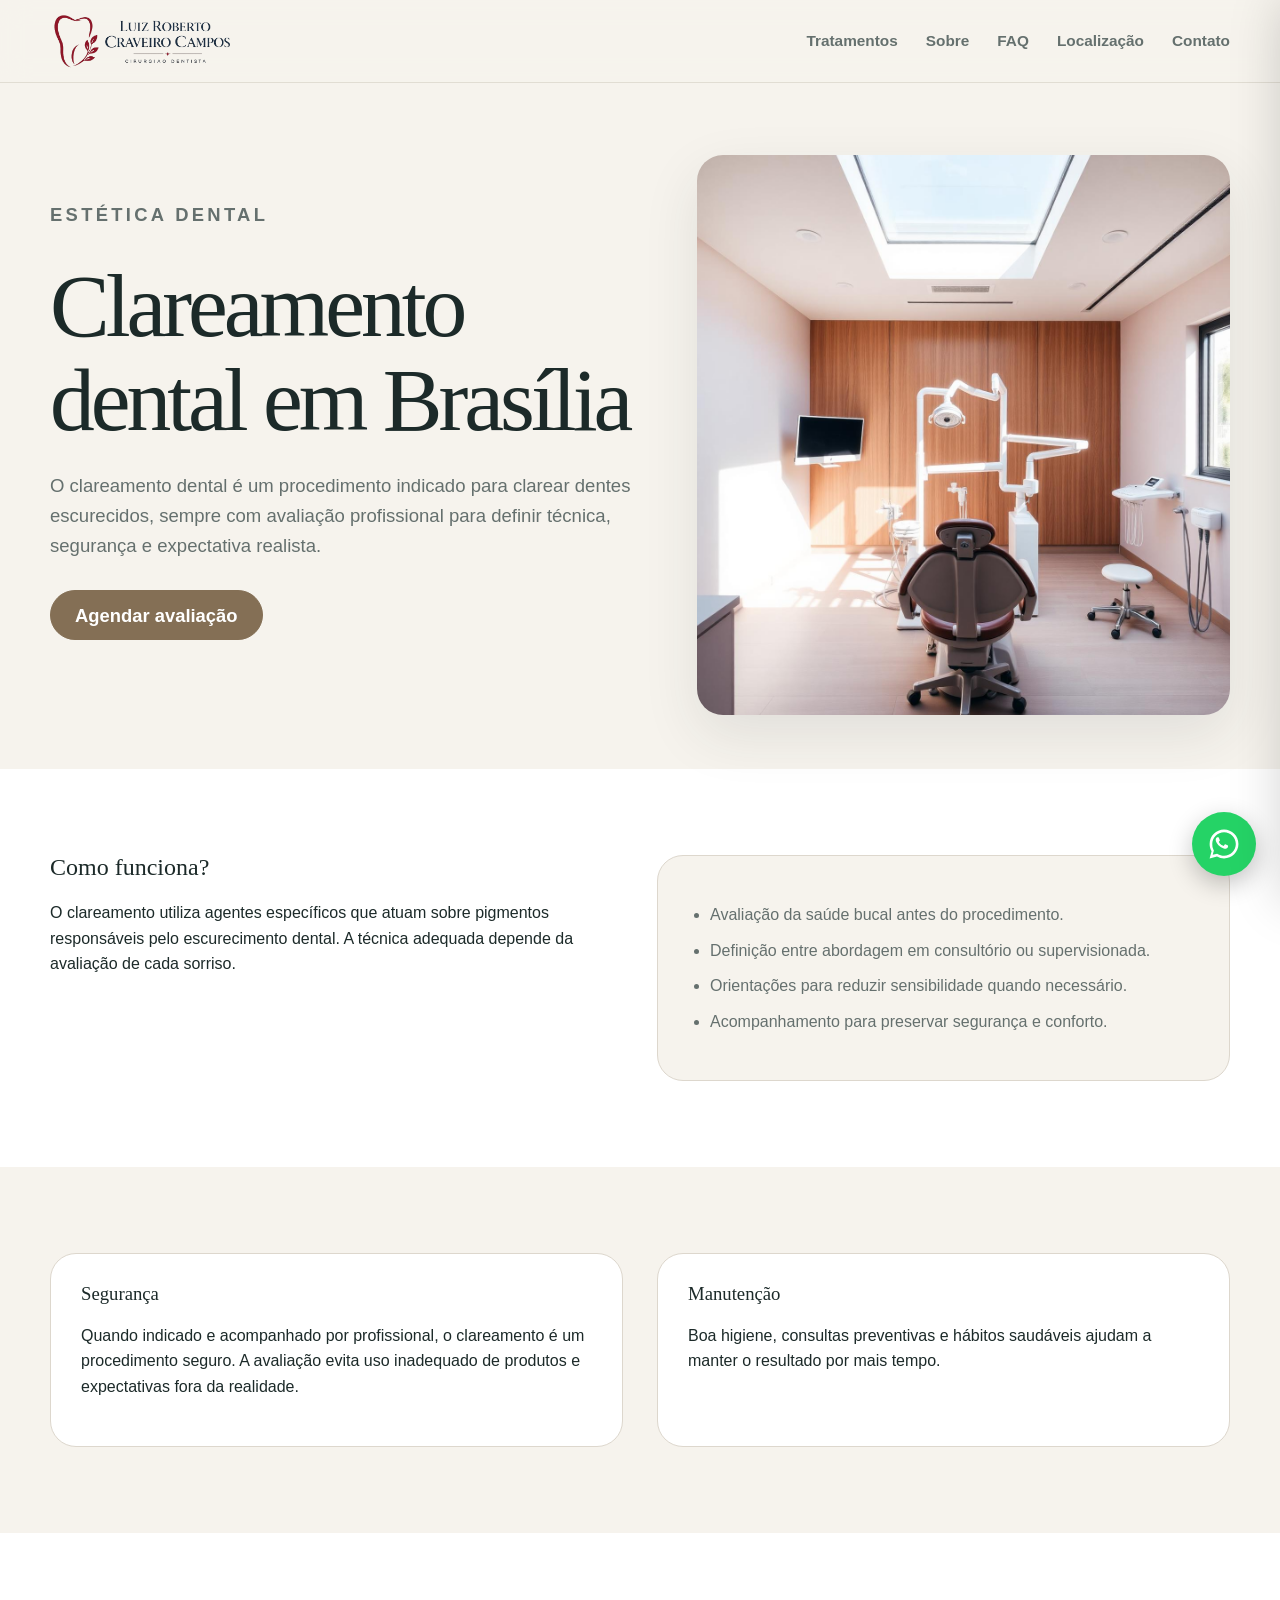
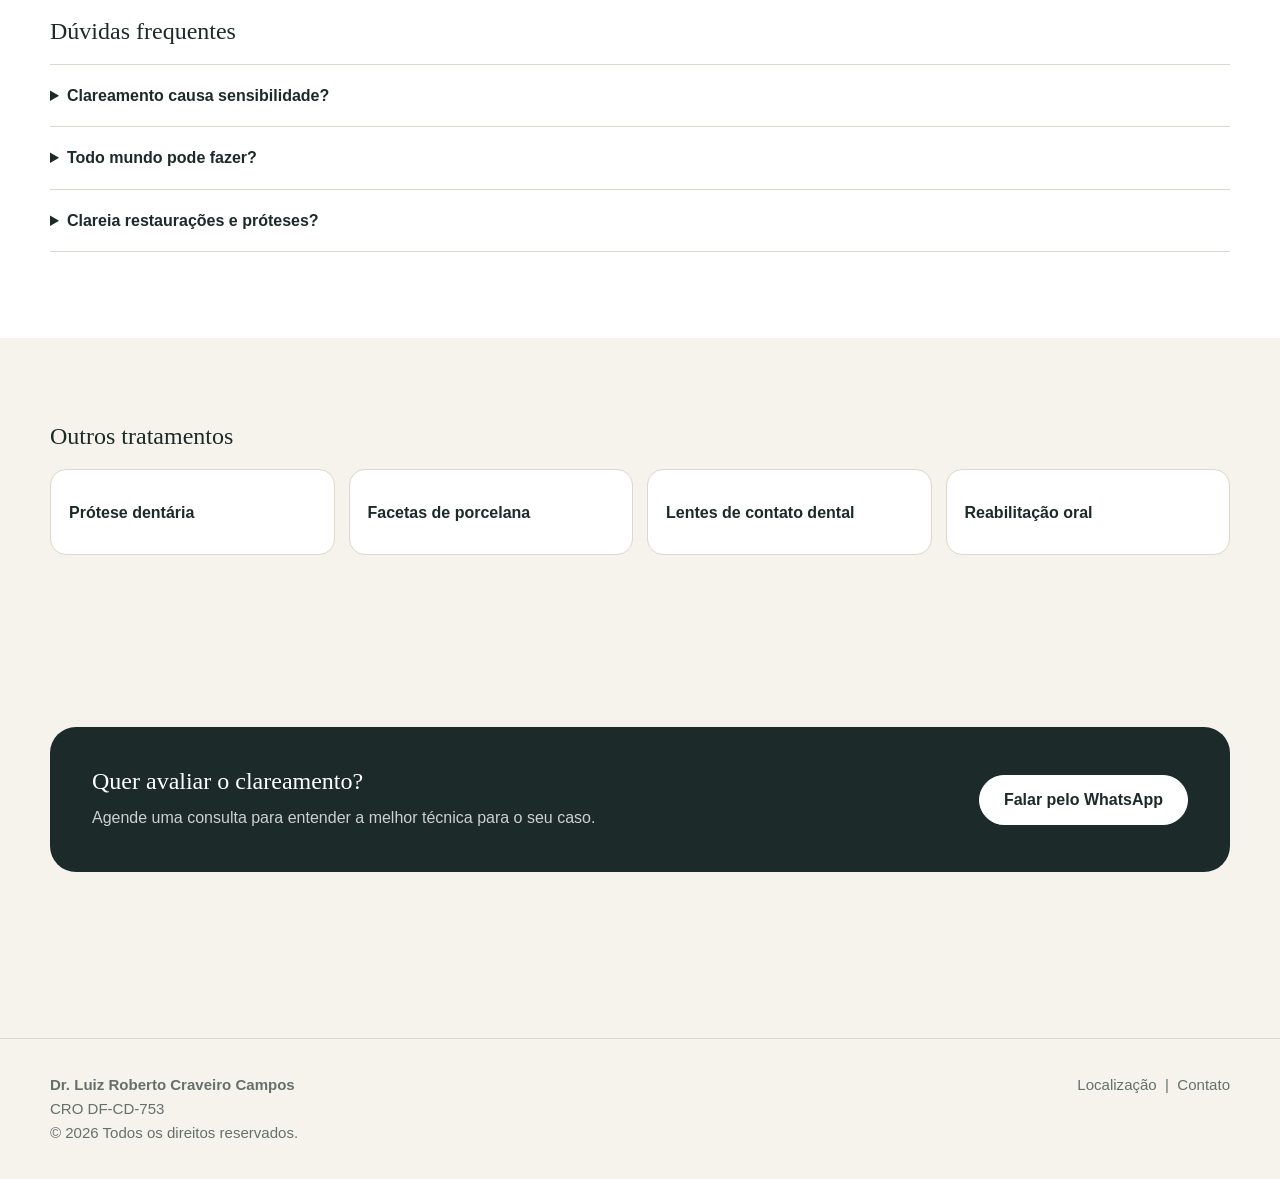
<file: clareamento-dental.html>
<!DOCTYPE html>
<html lang="pt-BR">
<head>
<meta charset="utf-8"/>
<meta content="width=device-width, initial-scale=1" name="viewport"/>
<link rel="stylesheet" href="assets/css/styles.css">
<link rel="icon" type="image/png" sizes="32x32" href="assets/icons/favicon-32x32.png"/>
<link rel="apple-touch-icon" sizes="180x180" href="assets/icons/apple-touch-icon.png"/>
<title>Clareamento dental em Brasília | Dr. Luiz Roberto Craveiro Campos</title>
<meta name="description" content="Clareamento dental em Brasília com avaliação profissional, indicação individualizada e acompanhamento para segurança e conforto."/>
<meta name="robots" content="index, follow, max-image-preview:large"/>
<link rel="canonical" href="https://luizrobertocraveiro.com.br/clareamento-dental.html"/>
<meta property="og:locale" content="pt_BR"/>
<meta property="og:type" content="article"/>
<meta property="og:title" content="Clareamento dental em Brasília"/>
<meta property="og:description" content="Clareamento dental com planejamento profissional e orientação personalizada."/>
<meta property="og:url" content="https://luizrobertocraveiro.com.br/clareamento-dental.html"/>
<meta property="og:image" content="https://luizrobertocraveiro.com.br/assets/images/hero-clinic-BvfuUjxm.jpg"/>
<meta name="twitter:card" content="summary_large_image"/>
<meta name="twitter:title" content="Clareamento dental em Bras&#237;lia"/>
<meta name="twitter:description" content="Clareamento dental com planejamento profissional e orienta&#231;&#227;o personalizada."/>
<meta name="twitter:image" content="https://luizrobertocraveiro.com.br/assets/images/hero-clinic-BvfuUjxm.jpg"/>
<script type="application/ld+json">{"@context":"https://schema.org","@graph":[{"@type":"MedicalWebPage","@id":"https://luizrobertocraveiro.com.br/clareamento-dental.html#webpage","name":"Clareamento dental em Brasília | Dr. Luiz Roberto Craveiro Campos","url":"https://luizrobertocraveiro.com.br/clareamento-dental.html","description":"Clareamento dental em Brasília com avaliação profissional, indicação individualizada e acompanhamento para segurança e conforto.","inLanguage":"pt-BR","image":"https://luizrobertocraveiro.com.br/assets/images/hero-clinic-BvfuUjxm.jpg","about":{"@type":"MedicalProcedure","name":"Clareamento dental"},"publisher":{"@id":"https://luizrobertocraveiro.com.br/#dentist"}},{"@type":"FAQPage","@id":"https://luizrobertocraveiro.com.br/clareamento-dental.html#faq","url":"https://luizrobertocraveiro.com.br/clareamento-dental.html#faq","inLanguage":"pt-BR","mainEntity":[{"@type":"Question","name":"Clareamento causa sensibilidade?","acceptedAnswer":{"@type":"Answer","text":"Algumas pessoas podem apresentar sensibilidade temporária, que pode ser controlada com orientação adequada."}},{"@type":"Question","name":"Todo mundo pode fazer?","acceptedAnswer":{"@type":"Answer","text":"A indicação depende de avaliação. Cáries, restaurações, sensibilidade e saúde gengival precisam ser consideradas."}},{"@type":"Question","name":"Clareia restaurações e próteses?","acceptedAnswer":{"@type":"Answer","text":"Não da mesma forma que o dente natural. Por isso, o planejamento precisa considerar restaurações, coroas e próteses existentes."}}]}]}</script>
</head>
<body class="treatment-page">
<header><div class="container nav"><a class="brand" href="index.html#inicio" aria-label="Dr. Luiz Roberto Craveiro Campos - início"><img class="brand-logo" src="assets/images/logo-luiz-roberto-craveiro-campos.png" alt="Luiz Roberto Craveiro Campos - Cirurgião Dentista"/></a><nav class="nav-links" aria-label="Navegação principal"><a href="index.html#servicos">Tratamentos</a><a href="index.html#sobre">Sobre</a><a href="#faq">FAQ</a><a href="index.html#localizacao">Localização</a><a href="index.html#contato">Contato</a><button aria-controls="mobile-menu" aria-expanded="false" aria-label="Abrir menu" class="btn btn-primary menu-toggle" type="button"><span aria-hidden="true" class="menu-icon"><span></span><span></span><span></span></span><span>Menu</span></button></nav></div></header>
<main>
<section class="hero"><div class="container hero-grid"><div><p class="eyebrow">Estética dental</p><h1>Clareamento dental em Brasília</h1><p class="lead">O clareamento dental é um procedimento indicado para clarear dentes escurecidos, sempre com avaliação profissional para definir técnica, segurança e expectativa realista.</p><p><a class="btn btn-primary" href="https://wa.me/5561991755549?text=Olá%2C%20gostaria%20de%20agendar%20uma%20avaliação%20sobre%20clareamento%20dental." target="_blank" rel="noopener">Agendar avaliação</a></p></div><img src="assets/images/hero-clinic-BvfuUjxm.jpg" alt="Consultório odontológico para clareamento dental em Brasília" fetchpriority="high" decoding="async"/></div></section>
<section class="surface"><div class="container grid-2"><div><h2>Como funciona?</h2><p>O clareamento utiliza agentes específicos que atuam sobre pigmentos responsáveis pelo escurecimento dental. A técnica adequada depende da avaliação de cada sorriso.</p></div><div class="panel"><ul><li>Avaliação da saúde bucal antes do procedimento.</li><li>Definição entre abordagem em consultório ou supervisionada.</li><li>Orientações para reduzir sensibilidade quando necessário.</li><li>Acompanhamento para preservar segurança e conforto.</li></ul></div></div></section>
<section><div class="container grid-2"><div class="panel"><h3>Segurança</h3><p>Quando indicado e acompanhado por profissional, o clareamento é um procedimento seguro. A avaliação evita uso inadequado de produtos e expectativas fora da realidade.</p></div><div class="panel"><h3>Manutenção</h3><p>Boa higiene, consultas preventivas e hábitos saudáveis ajudam a manter o resultado por mais tempo.</p></div></div></section>
<section class="surface faq" id="faq"><div class="container"><h2>Dúvidas frequentes</h2><details><summary>Clareamento causa sensibilidade?</summary><p>Algumas pessoas podem apresentar sensibilidade temporária, que pode ser controlada com orientação adequada.</p></details><details><summary>Todo mundo pode fazer?</summary><p>A indicação depende de avaliação. Cáries, restaurações, sensibilidade e saúde gengival precisam ser consideradas.</p></details><details><summary>Clareia restaurações e próteses?</summary><p>Não da mesma forma que o dente natural. Por isso, o planejamento precisa considerar restaurações, coroas e próteses existentes.</p></details></div></section>
<section><div class="container"><h2>Outros tratamentos</h2><div class="treatments"><a href="protese-dentaria.html">Prótese dentária</a><a href="facetas-de-porcelana.html">Facetas de porcelana</a><a href="lentes-de-contato-dental.html">Lentes de contato dental</a><a href="reabilitacao-oral.html">Reabilitação oral</a></div></div></section>
<section><div class="container cta"><div><h2>Quer avaliar o clareamento?</h2><p>Agende uma consulta para entender a melhor técnica para o seu caso.</p></div><a class="btn" href="https://wa.me/5561991755549?text=Olá%2C%20gostaria%20de%20agendar%20uma%20avaliação%20com%20o%20Dr.%20Luiz%20Roberto." target="_blank" rel="noopener">Falar pelo WhatsApp</a></div></section>
</main>
<footer><div class="container footer-inner"><div><strong>Dr. Luiz Roberto Craveiro Campos</strong><br/><span>CRO DF-CD-753</span><br/>© 2026 Todos os direitos reservados.</div><div><a href="index.html#localizacao">Localização</a> &nbsp;|&nbsp; <a href="index.html#contato">Contato</a></div></div></footer>
<div aria-hidden="true" class="menu-overlay" id="menu-overlay"></div><aside aria-hidden="true" aria-label="Menu principal" class="side-menu" id="mobile-menu"><div class="side-menu-header"><div class="side-menu-title"><img class="side-menu-logo" src="assets/images/logo-luiz-roberto-craveiro-campos.png" alt="Luiz Roberto Craveiro Campos - Cirurgião Dentista"/></div><button aria-label="Fechar menu" class="menu-close" type="button">×</button></div><nav aria-label="Links do menu" class="side-menu-links"><a href="index.html#inicio">Início</a><a href="index.html#sobre">O Doutor</a><a href="#faq">Perguntas Frequentes</a><a href="index.html#localizacao">Localização</a><a href="index.html#contato">Contato</a></nav><div class="side-menu-contact"><a class="btn btn-primary" href="https://wa.me/5561991755549?text=Olá%2C%20gostaria%20de%20agendar%20uma%20avaliação%20com%20o%20Dr.%20Luiz%20Roberto." rel="noopener" target="_blank">Agendar pelo WhatsApp</a></div></aside><a aria-label="Falar pelo WhatsApp" class="whatsapp-float" href="https://wa.me/5561991755549?text=Olá%2C%20gostaria%20de%20agendar%20uma%20avaliação%20com%20o%20Dr%2E%20Luiz%20Roberto%2E" rel="noopener" target="_blank" title="Falar pelo WhatsApp"><svg aria-hidden="true" focusable="false" viewBox="0 0 32 32"><path d="M19.11 17.21c-.27-.14-1.6-.79-1.85-.88-.25-.09-.43-.14-.61.14-.18.27-.7.88-.86 1.06-.16.18-.32.2-.59.07-.27-.14-1.15-.42-2.19-1.35-.81-.72-1.36-1.61-1.52-1.88-.16-.27-.02-.42.12-.55.12-.12.27-.32.41-.47.14-.16.18-.27.27-.45.09-.18.05-.34-.02-.47-.07-.14-.61-1.47-.84-2.01-.22-.53-.45-.46-.61-.47h-.52c-.18 0-.47.07-.72.34-.25.27-.95.93-.95 2.26s.97 2.62 1.11 2.8c.14.18 1.91 2.91 4.62 4.08.65.28 1.15.45 1.55.58.65.21 1.24.18 1.71.11.52-.08 1.6-.65 1.83-1.29.23-.63.23-1.17.16-1.29-.07-.11-.25-.18-.52-.32z"></path><path d="M16.04 3.2c-7.06 0-12.8 5.74-12.8 12.8 0 2.26.59 4.46 1.72 6.39L3.2 28.8l6.57-1.72A12.75 12.75 0 0 0 16.04 28.8c7.06 0 12.8-5.74 12.8-12.8s-5.74-12.8-12.8-12.8zm0 23.27c-2.04 0-4.03-.55-5.76-1.59l-.41-.24-3.9 1.02 1.04-3.8-.27-.42A10.4 10.4 0 0 1 5.57 16c0-5.77 4.7-10.47 10.47-10.47S26.51 10.23 26.51 16s-4.7 10.47-10.47 10.47z"></path></svg></a>
<script>(()=>{const body=document.body;const openButton=document.querySelector(".menu-toggle");const closeButton=document.querySelector(".menu-close");const menu=document.getElementById("mobile-menu");const overlay=document.getElementById("menu-overlay");if(!openButton||!closeButton||!menu||!overlay)return;const links=menu.querySelectorAll("a");const openMenu=()=>{body.classList.add("menu-open");openButton.setAttribute("aria-expanded","true");menu.setAttribute("aria-hidden","false");overlay.setAttribute("aria-hidden","false");closeButton.focus()};const closeMenu=()=>{body.classList.remove("menu-open");openButton.setAttribute("aria-expanded","false");menu.setAttribute("aria-hidden","true");overlay.setAttribute("aria-hidden","true");openButton.focus()};openButton.addEventListener("click",openMenu);closeButton.addEventListener("click",closeMenu);overlay.addEventListener("click",closeMenu);links.forEach(link=>link.addEventListener("click",closeMenu));document.addEventListener("keydown",event=>{if(event.key==="Escape"&&body.classList.contains("menu-open"))closeMenu()})})();</script></body>
</html>
</file>
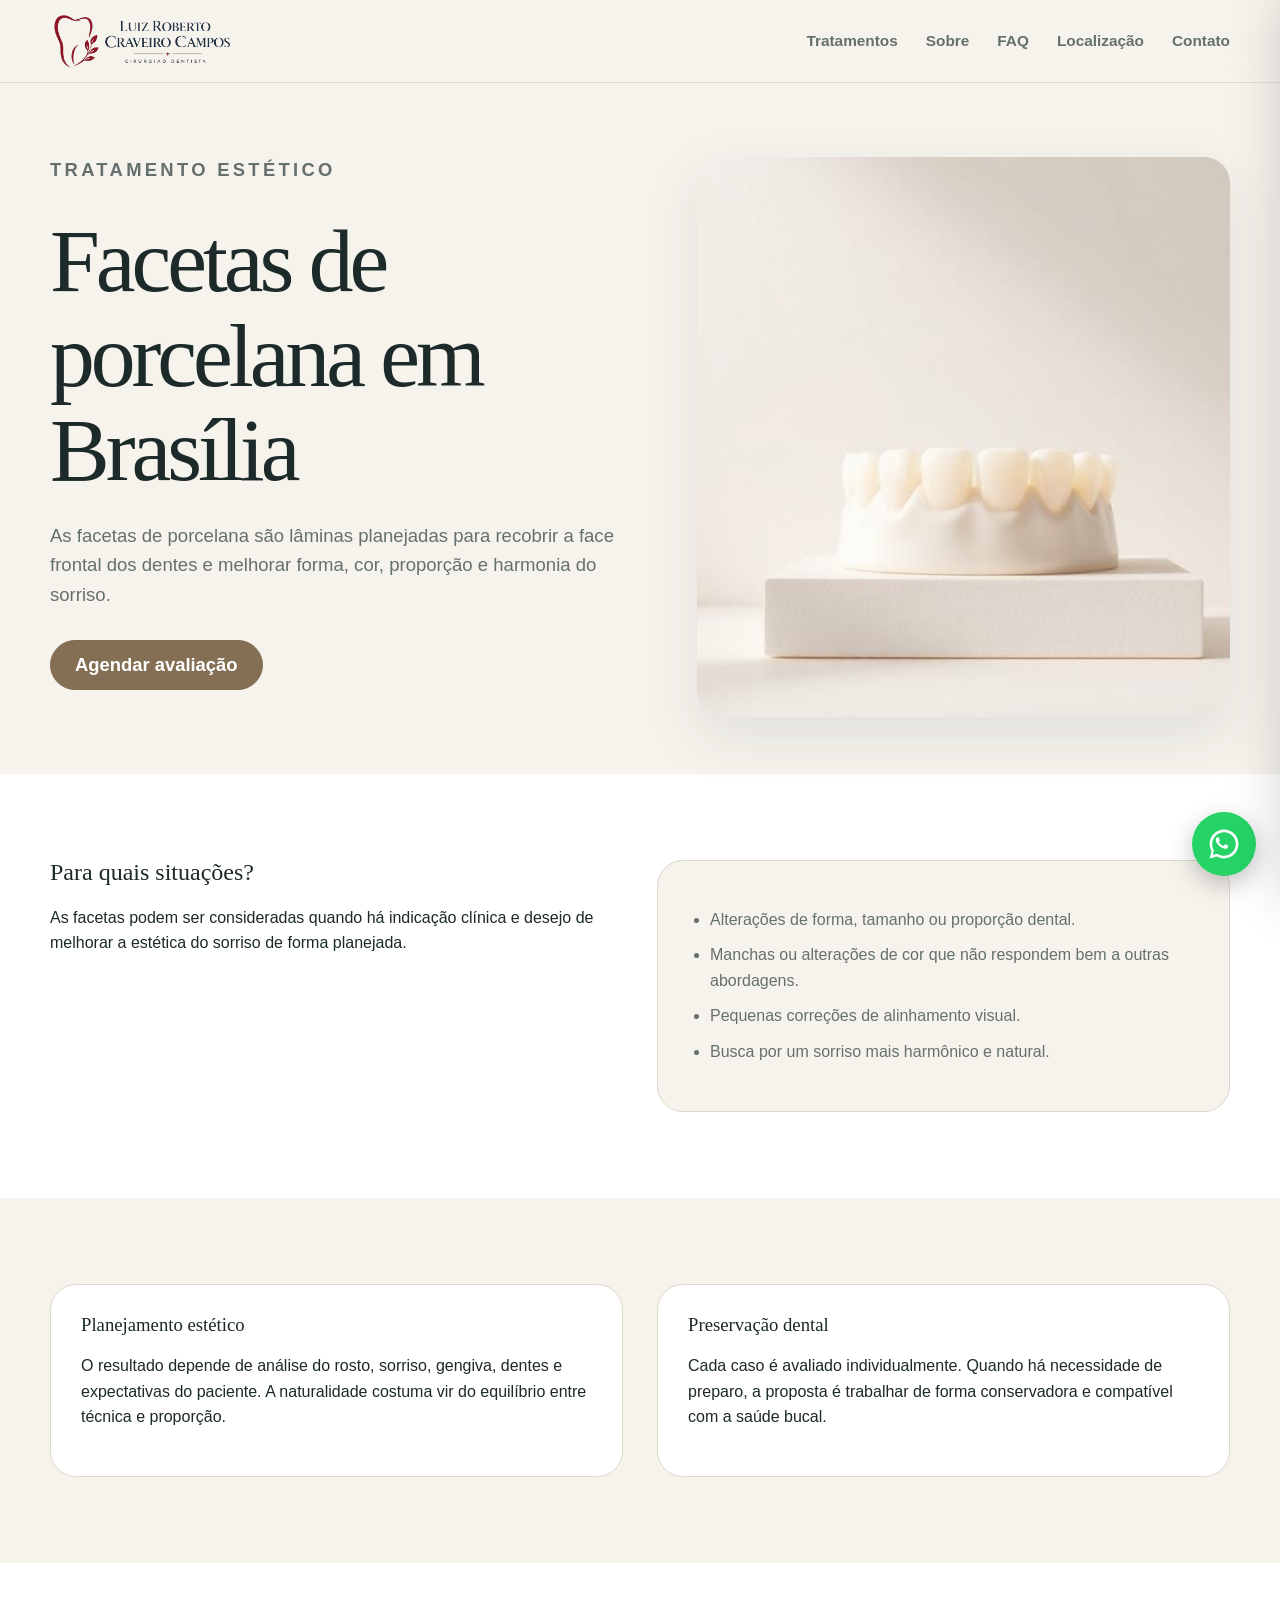
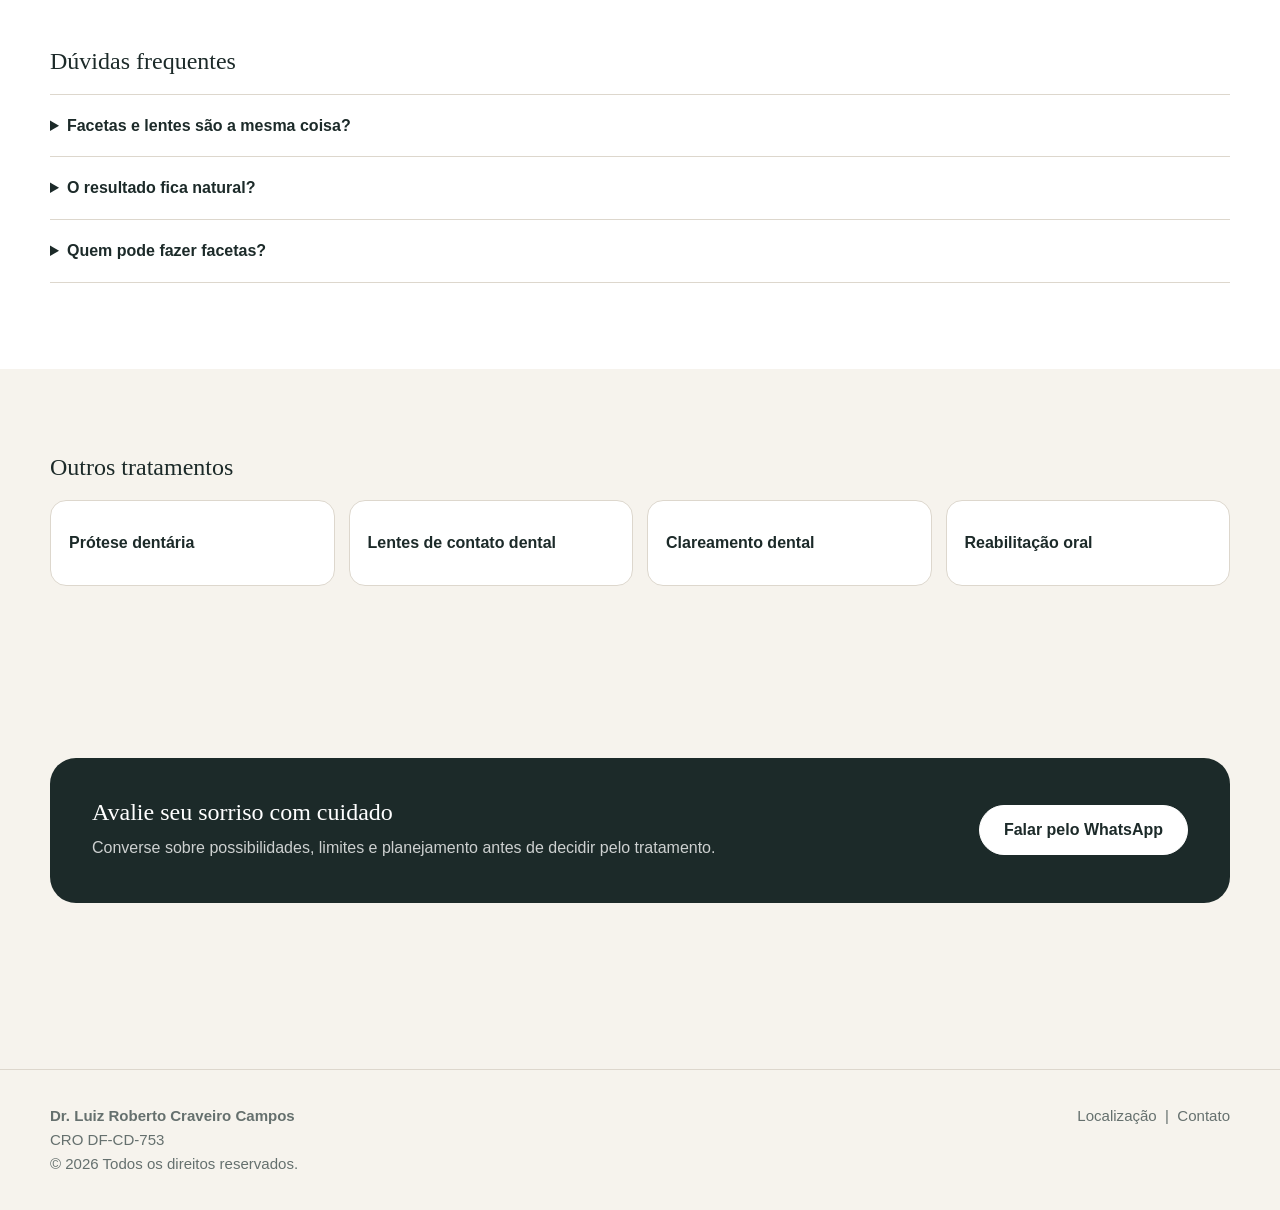
<file: facetas-de-porcelana.html>
<!DOCTYPE html>
<html lang="pt-BR">
<head>
<meta charset="utf-8"/>
<meta content="width=device-width, initial-scale=1" name="viewport"/>
<link rel="stylesheet" href="assets/css/styles.css">
<link rel="icon" type="image/png" sizes="32x32" href="assets/icons/favicon-32x32.png"/>
<link rel="apple-touch-icon" sizes="180x180" href="assets/icons/apple-touch-icon.png"/>
<title>Facetas de porcelana em Brasília | Dr. Luiz Roberto Craveiro Campos</title>
<meta name="description" content="Facetas de porcelana em Brasília para melhorar forma, cor e harmonia do sorriso com planejamento estético individualizado."/>
<meta name="robots" content="index, follow, max-image-preview:large"/>
<link rel="canonical" href="https://luizrobertocraveiro.com.br/facetas-de-porcelana.html"/>
<meta property="og:locale" content="pt_BR"/>
<meta property="og:type" content="article"/>
<meta property="og:title" content="Facetas de porcelana em Brasília"/>
<meta property="og:description" content="Planejamento de facetas de porcelana com foco em naturalidade, proporção e saúde bucal."/>
<meta property="og:url" content="https://luizrobertocraveiro.com.br/facetas-de-porcelana.html"/>
<meta property="og:image" content="https://luizrobertocraveiro.com.br/assets/images/service-veneers-v1lhgjk4.jpg"/>
<meta name="twitter:card" content="summary_large_image"/>
<meta name="twitter:title" content="Facetas de porcelana em Bras&#237;lia"/>
<meta name="twitter:description" content="Planejamento de facetas de porcelana com foco em naturalidade, propor&#231;&#227;o e sa&#250;de bucal."/>
<meta name="twitter:image" content="https://luizrobertocraveiro.com.br/assets/images/service-veneers-v1lhgjk4.jpg"/>
<script type="application/ld+json">{"@context":"https://schema.org","@graph":[{"@type":"MedicalWebPage","@id":"https://luizrobertocraveiro.com.br/facetas-de-porcelana.html#webpage","name":"Facetas de porcelana em Brasília | Dr. Luiz Roberto Craveiro Campos","url":"https://luizrobertocraveiro.com.br/facetas-de-porcelana.html","description":"Facetas de porcelana em Brasília para melhorar forma, cor e harmonia do sorriso com planejamento estético individualizado.","inLanguage":"pt-BR","image":"https://luizrobertocraveiro.com.br/assets/images/service-veneers-v1lhgjk4.jpg","about":{"@type":"MedicalProcedure","name":"Facetas de porcelana"},"publisher":{"@id":"https://luizrobertocraveiro.com.br/#dentist"}},{"@type":"FAQPage","@id":"https://luizrobertocraveiro.com.br/facetas-de-porcelana.html#faq","url":"https://luizrobertocraveiro.com.br/facetas-de-porcelana.html#faq","inLanguage":"pt-BR","mainEntity":[{"@type":"Question","name":"Facetas e lentes são a mesma coisa?","acceptedAnswer":{"@type":"Answer","text":"São tratamentos semelhantes. Em geral, lentes são mais finas e indicadas para correções menores; facetas podem atender mudanças mais significativas."}},{"@type":"Question","name":"O resultado fica natural?","acceptedAnswer":{"@type":"Answer","text":"O objetivo é buscar harmonia com o rosto e a anatomia dental, evitando aparência artificial."}},{"@type":"Question","name":"Quem pode fazer facetas?","acceptedAnswer":{"@type":"Answer","text":"Pacientes com indicação clínica após avaliação profissional. Saúde gengival, mordida e estrutura dos dentes precisam ser consideradas."}}]}]}</script>
</head>
<body class="treatment-page">
<header><div class="container nav"><a class="brand" href="index.html#inicio" aria-label="Dr. Luiz Roberto Craveiro Campos - início"><img class="brand-logo" src="assets/images/logo-luiz-roberto-craveiro-campos.png" alt="Luiz Roberto Craveiro Campos - Cirurgião Dentista"/></a><nav class="nav-links" aria-label="Navegação principal"><a href="index.html#servicos">Tratamentos</a><a href="index.html#sobre">Sobre</a><a href="#faq">FAQ</a><a href="index.html#localizacao">Localização</a><a href="index.html#contato">Contato</a><button aria-controls="mobile-menu" aria-expanded="false" aria-label="Abrir menu" class="btn btn-primary menu-toggle" type="button"><span aria-hidden="true" class="menu-icon"><span></span><span></span><span></span></span><span>Menu</span></button></nav></div></header>
<main>
<section class="hero"><div class="container hero-grid"><div><p class="eyebrow">Tratamento estético</p><h1>Facetas de porcelana em Brasília</h1><p class="lead">As facetas de porcelana são lâminas planejadas para recobrir a face frontal dos dentes e melhorar forma, cor, proporção e harmonia do sorriso.</p><p><a class="btn btn-primary" href="https://wa.me/5561991755549?text=Olá%2C%20gostaria%20de%20agendar%20uma%20avaliação%20sobre%20facetas%20de%20porcelana." target="_blank" rel="noopener">Agendar avaliação</a></p></div><img src="assets/images/service-veneers-v1lhgjk4.jpg" alt="Facetas de porcelana e estética do sorriso" fetchpriority="high" decoding="async"/></div></section>
<section class="surface"><div class="container grid-2"><div><h2>Para quais situações?</h2><p>As facetas podem ser consideradas quando há indicação clínica e desejo de melhorar a estética do sorriso de forma planejada.</p></div><div class="panel"><ul><li>Alterações de forma, tamanho ou proporção dental.</li><li>Manchas ou alterações de cor que não respondem bem a outras abordagens.</li><li>Pequenas correções de alinhamento visual.</li><li>Busca por um sorriso mais harmônico e natural.</li></ul></div></div></section>
<section><div class="container grid-2"><div class="panel"><h3>Planejamento estético</h3><p>O resultado depende de análise do rosto, sorriso, gengiva, dentes e expectativas do paciente. A naturalidade costuma vir do equilíbrio entre técnica e proporção.</p></div><div class="panel"><h3>Preservação dental</h3><p>Cada caso é avaliado individualmente. Quando há necessidade de preparo, a proposta é trabalhar de forma conservadora e compatível com a saúde bucal.</p></div></div></section>
<section class="surface faq" id="faq"><div class="container"><h2>Dúvidas frequentes</h2><details><summary>Facetas e lentes são a mesma coisa?</summary><p>São tratamentos semelhantes. Em geral, lentes são mais finas e indicadas para correções menores; facetas podem atender mudanças mais significativas.</p></details><details><summary>O resultado fica natural?</summary><p>O objetivo é buscar harmonia com o rosto e a anatomia dental, evitando aparência artificial.</p></details><details><summary>Quem pode fazer facetas?</summary><p>Pacientes com indicação clínica após avaliação profissional. Saúde gengival, mordida e estrutura dos dentes precisam ser consideradas.</p></details></div></section>
<section><div class="container"><h2>Outros tratamentos</h2><div class="treatments"><a href="protese-dentaria.html">Prótese dentária</a><a href="lentes-de-contato-dental.html">Lentes de contato dental</a><a href="clareamento-dental.html">Clareamento dental</a><a href="reabilitacao-oral.html">Reabilitação oral</a></div></div></section>
<section><div class="container cta"><div><h2>Avalie seu sorriso com cuidado</h2><p>Converse sobre possibilidades, limites e planejamento antes de decidir pelo tratamento.</p></div><a class="btn" href="https://wa.me/5561991755549?text=Olá%2C%20gostaria%20de%20agendar%20uma%20avaliação%20com%20o%20Dr.%20Luiz%20Roberto." target="_blank" rel="noopener">Falar pelo WhatsApp</a></div></section>
</main>
<footer><div class="container footer-inner"><div><strong>Dr. Luiz Roberto Craveiro Campos</strong><br/><span>CRO DF-CD-753</span><br/>© 2026 Todos os direitos reservados.</div><div><a href="index.html#localizacao">Localização</a> &nbsp;|&nbsp; <a href="index.html#contato">Contato</a></div></div></footer>
<div aria-hidden="true" class="menu-overlay" id="menu-overlay"></div><aside aria-hidden="true" aria-label="Menu principal" class="side-menu" id="mobile-menu"><div class="side-menu-header"><div class="side-menu-title"><img class="side-menu-logo" src="assets/images/logo-luiz-roberto-craveiro-campos.png" alt="Luiz Roberto Craveiro Campos - Cirurgião Dentista"/></div><button aria-label="Fechar menu" class="menu-close" type="button">×</button></div><nav aria-label="Links do menu" class="side-menu-links"><a href="index.html#inicio">Início</a><a href="index.html#sobre">O Doutor</a><a href="#faq">Perguntas Frequentes</a><a href="index.html#localizacao">Localização</a><a href="index.html#contato">Contato</a></nav><div class="side-menu-contact"><a class="btn btn-primary" href="https://wa.me/5561991755549?text=Olá%2C%20gostaria%20de%20agendar%20uma%20avaliação%20com%20o%20Dr.%20Luiz%20Roberto." rel="noopener" target="_blank">Agendar pelo WhatsApp</a></div></aside><a aria-label="Falar pelo WhatsApp" class="whatsapp-float" href="https://wa.me/5561991755549?text=Olá%2C%20gostaria%20de%20agendar%20uma%20avaliação%20com%20o%20Dr%2E%20Luiz%20Roberto%2E" rel="noopener" target="_blank" title="Falar pelo WhatsApp"><svg aria-hidden="true" focusable="false" viewBox="0 0 32 32"><path d="M19.11 17.21c-.27-.14-1.6-.79-1.85-.88-.25-.09-.43-.14-.61.14-.18.27-.7.88-.86 1.06-.16.18-.32.2-.59.07-.27-.14-1.15-.42-2.19-1.35-.81-.72-1.36-1.61-1.52-1.88-.16-.27-.02-.42.12-.55.12-.12.27-.32.41-.47.14-.16.18-.27.27-.45.09-.18.05-.34-.02-.47-.07-.14-.61-1.47-.84-2.01-.22-.53-.45-.46-.61-.47h-.52c-.18 0-.47.07-.72.34-.25.27-.95.93-.95 2.26s.97 2.62 1.11 2.8c.14.18 1.91 2.91 4.62 4.08.65.28 1.15.45 1.55.58.65.21 1.24.18 1.71.11.52-.08 1.6-.65 1.83-1.29.23-.63.23-1.17.16-1.29-.07-.11-.25-.18-.52-.32z"></path><path d="M16.04 3.2c-7.06 0-12.8 5.74-12.8 12.8 0 2.26.59 4.46 1.72 6.39L3.2 28.8l6.57-1.72A12.75 12.75 0 0 0 16.04 28.8c7.06 0 12.8-5.74 12.8-12.8s-5.74-12.8-12.8-12.8zm0 23.27c-2.04 0-4.03-.55-5.76-1.59l-.41-.24-3.9 1.02 1.04-3.8-.27-.42A10.4 10.4 0 0 1 5.57 16c0-5.77 4.7-10.47 10.47-10.47S26.51 10.23 26.51 16s-4.7 10.47-10.47 10.47z"></path></svg></a>
<script>(()=>{const body=document.body;const openButton=document.querySelector(".menu-toggle");const closeButton=document.querySelector(".menu-close");const menu=document.getElementById("mobile-menu");const overlay=document.getElementById("menu-overlay");if(!openButton||!closeButton||!menu||!overlay)return;const links=menu.querySelectorAll("a");const openMenu=()=>{body.classList.add("menu-open");openButton.setAttribute("aria-expanded","true");menu.setAttribute("aria-hidden","false");overlay.setAttribute("aria-hidden","false");closeButton.focus()};const closeMenu=()=>{body.classList.remove("menu-open");openButton.setAttribute("aria-expanded","false");menu.setAttribute("aria-hidden","true");overlay.setAttribute("aria-hidden","true");openButton.focus()};openButton.addEventListener("click",openMenu);closeButton.addEventListener("click",closeMenu);overlay.addEventListener("click",closeMenu);links.forEach(link=>link.addEventListener("click",closeMenu));document.addEventListener("keydown",event=>{if(event.key==="Escape"&&body.classList.contains("menu-open"))closeMenu()})})();</script></body>
</html>
</file>
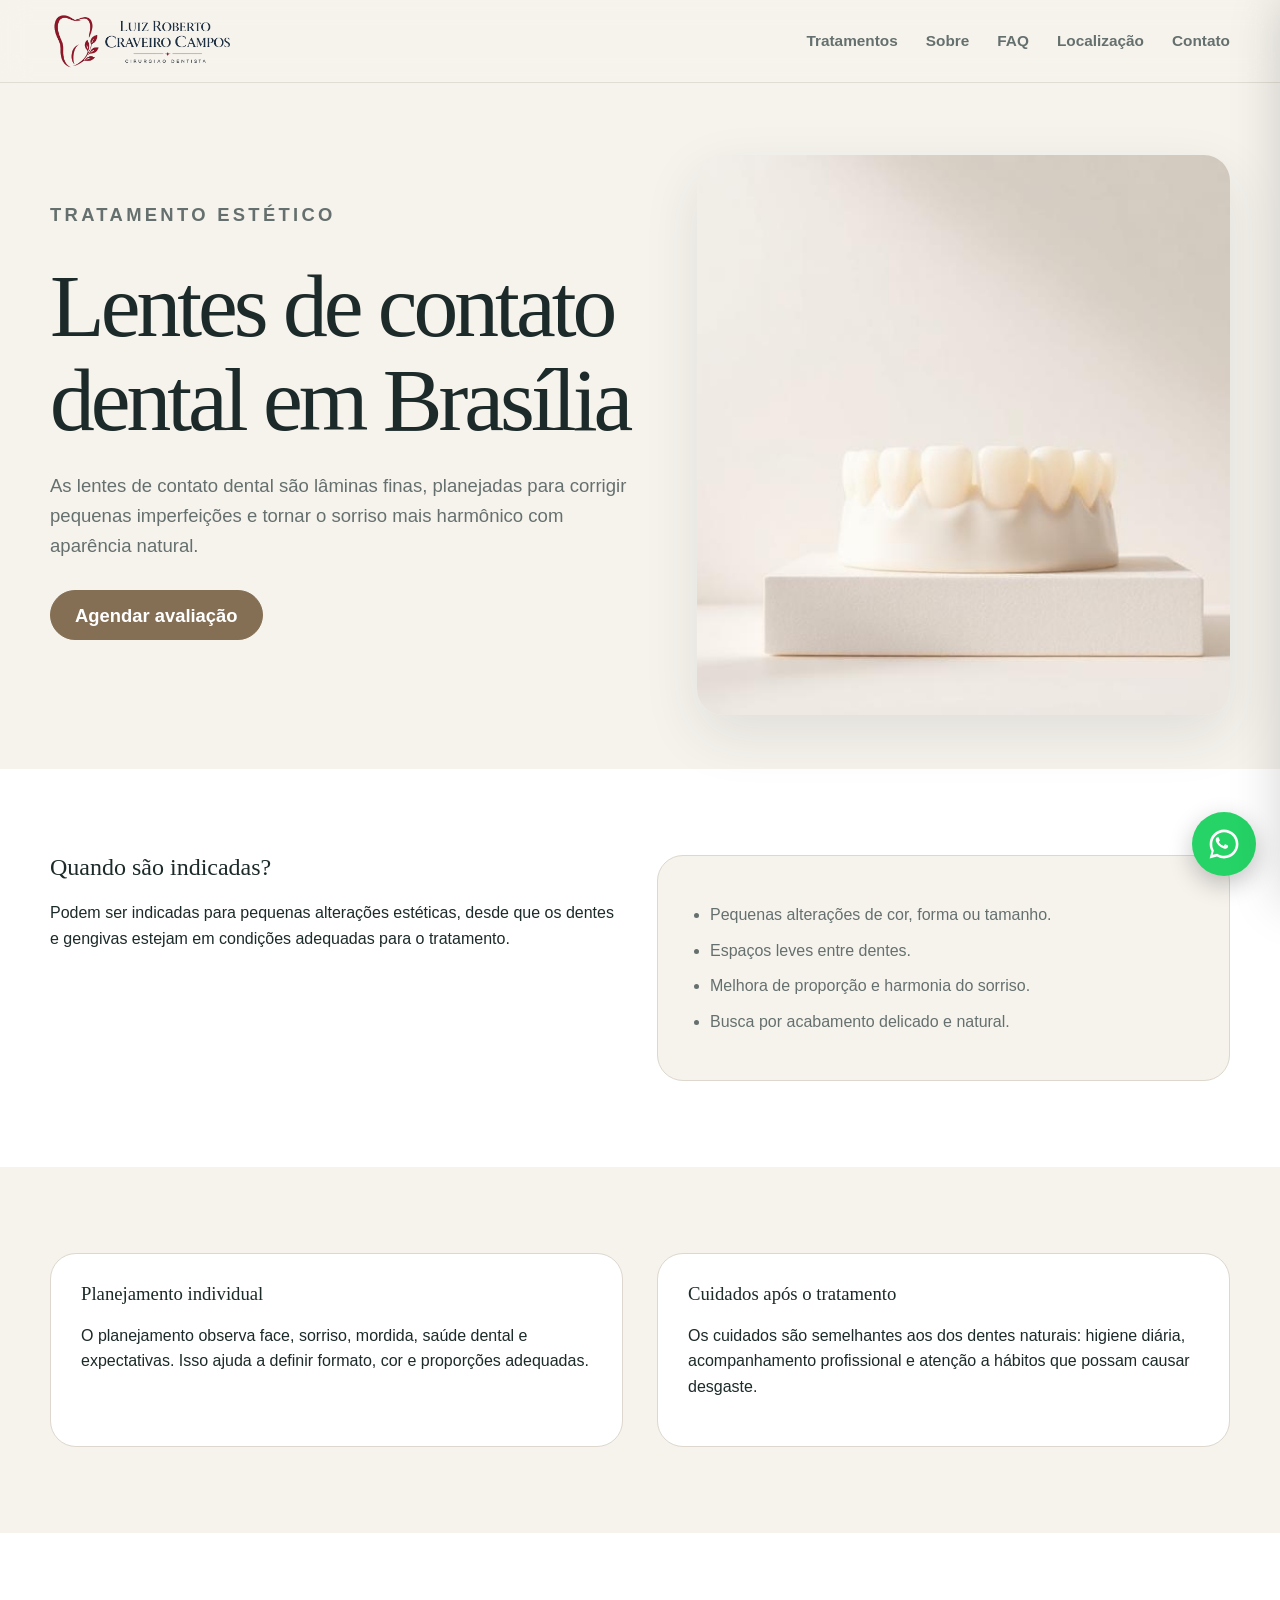
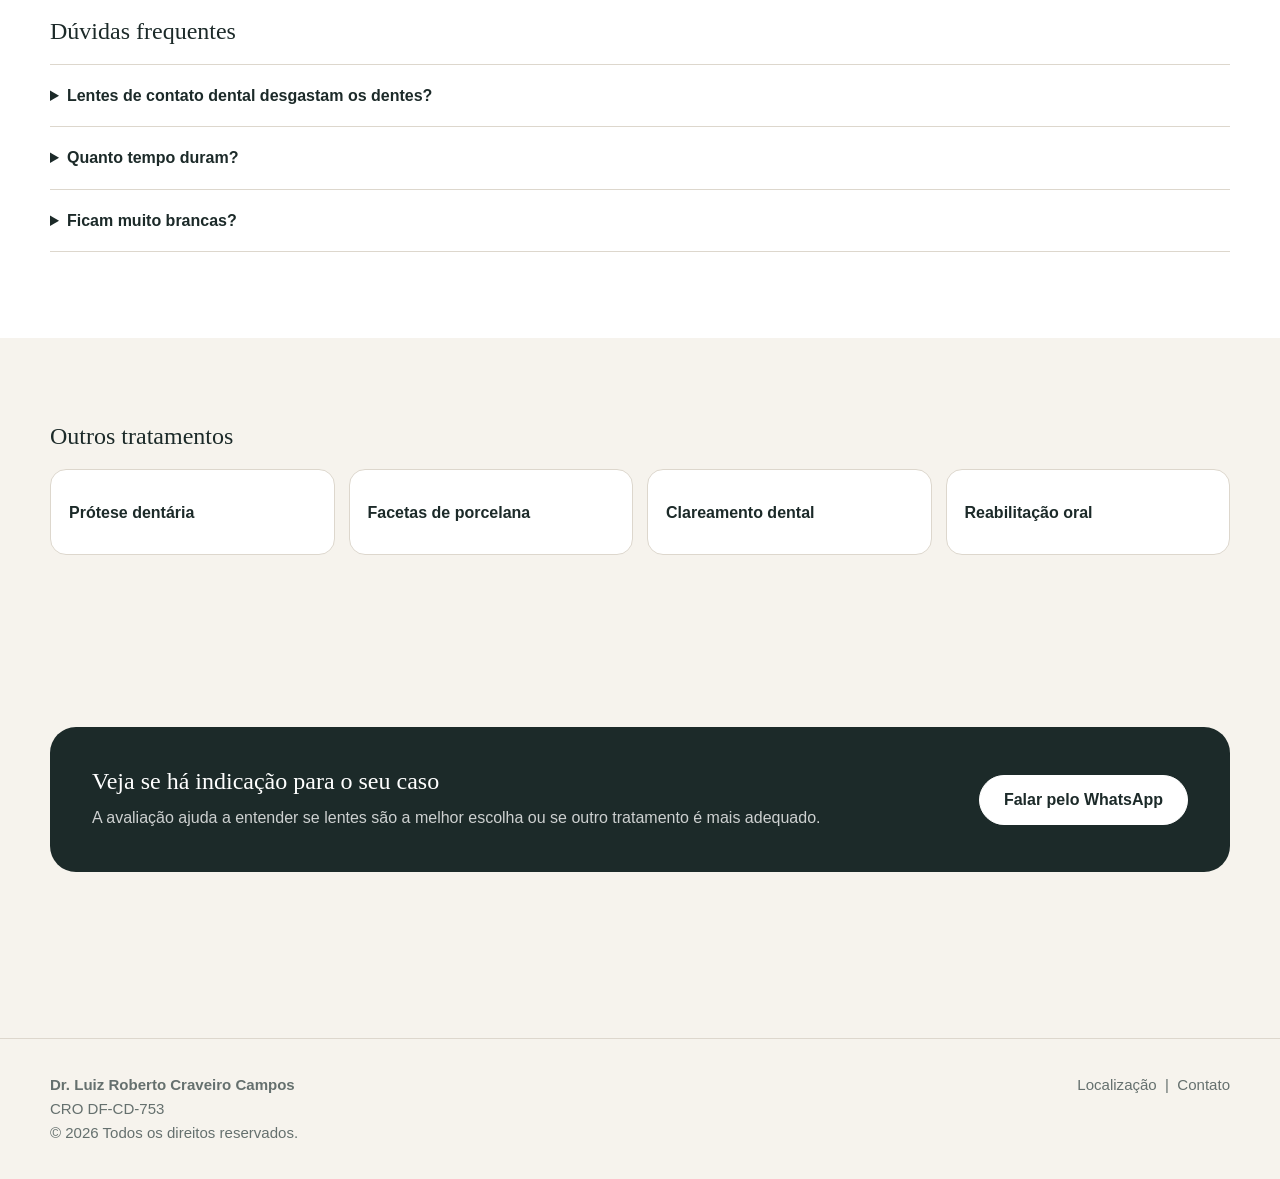
<file: lentes-de-contato-dental.html>
<!DOCTYPE html>
<html lang="pt-BR">
<head>
<meta charset="utf-8"/>
<meta content="width=device-width, initial-scale=1" name="viewport"/>
<link rel="stylesheet" href="assets/css/styles.css">
<link rel="icon" type="image/png" sizes="32x32" href="assets/icons/favicon-32x32.png"/>
<link rel="apple-touch-icon" sizes="180x180" href="assets/icons/apple-touch-icon.png"/>
<title>Lentes de contato dental em Brasília | Dr. Luiz Roberto Craveiro Campos</title>
<meta name="description" content="Lentes de contato dental em Brasília para pequenas correções estéticas de forma, cor, tamanho e harmonia do sorriso."/>
<meta name="robots" content="index, follow, max-image-preview:large"/>
<link rel="canonical" href="https://luizrobertocraveiro.com.br/lentes-de-contato-dental.html"/>
<meta property="og:locale" content="pt_BR"/>
<meta property="og:type" content="article"/>
<meta property="og:title" content="Lentes de contato dental em Brasília"/>
<meta property="og:description" content="Planejamento de lentes de contato dental com foco em naturalidade e preservação."/>
<meta property="og:url" content="https://luizrobertocraveiro.com.br/lentes-de-contato-dental.html"/>
<meta property="og:image" content="https://luizrobertocraveiro.com.br/assets/images/service-veneers-v1lhgjk4.jpg"/>
<meta name="twitter:card" content="summary_large_image"/>
<meta name="twitter:title" content="Lentes de contato dental em Bras&#237;lia"/>
<meta name="twitter:description" content="Planejamento de lentes de contato dental com foco em naturalidade e preserva&#231;&#227;o."/>
<meta name="twitter:image" content="https://luizrobertocraveiro.com.br/assets/images/service-veneers-v1lhgjk4.jpg"/>
<script type="application/ld+json">{"@context":"https://schema.org","@graph":[{"@type":"MedicalWebPage","@id":"https://luizrobertocraveiro.com.br/lentes-de-contato-dental.html#webpage","name":"Lentes de contato dental em Brasília | Dr. Luiz Roberto Craveiro Campos","url":"https://luizrobertocraveiro.com.br/lentes-de-contato-dental.html","description":"Lentes de contato dental em Brasília para pequenas correções estéticas de forma, cor, tamanho e harmonia do sorriso.","inLanguage":"pt-BR","image":"https://luizrobertocraveiro.com.br/assets/images/service-veneers-v1lhgjk4.jpg","about":{"@type":"MedicalProcedure","name":"Lentes de contato dental"},"publisher":{"@id":"https://luizrobertocraveiro.com.br/#dentist"}},{"@type":"FAQPage","@id":"https://luizrobertocraveiro.com.br/lentes-de-contato-dental.html#faq","url":"https://luizrobertocraveiro.com.br/lentes-de-contato-dental.html#faq","inLanguage":"pt-BR","mainEntity":[{"@type":"Question","name":"Lentes de contato dental desgastam os dentes?","acceptedAnswer":{"@type":"Answer","text":"Cada caso é avaliado individualmente. Quando há preparo, a proposta é que seja conservador e planejado."}},{"@type":"Question","name":"Quanto tempo duram?","acceptedAnswer":{"@type":"Answer","text":"A durabilidade depende de material, planejamento, higiene, mordida, acompanhamento e hábitos do paciente."}},{"@type":"Question","name":"Ficam muito brancas?","acceptedAnswer":{"@type":"Answer","text":"A cor deve ser escolhida de forma harmônica com o rosto e com a estética desejada, evitando excesso artificial."}}]}]}</script>
</head>
<body class="treatment-page">
<header><div class="container nav"><a class="brand" href="index.html#inicio" aria-label="Dr. Luiz Roberto Craveiro Campos - início"><img class="brand-logo" src="assets/images/logo-luiz-roberto-craveiro-campos.png" alt="Luiz Roberto Craveiro Campos - Cirurgião Dentista"/></a><nav class="nav-links" aria-label="Navegação principal"><a href="index.html#servicos">Tratamentos</a><a href="index.html#sobre">Sobre</a><a href="#faq">FAQ</a><a href="index.html#localizacao">Localização</a><a href="index.html#contato">Contato</a><button aria-controls="mobile-menu" aria-expanded="false" aria-label="Abrir menu" class="btn btn-primary menu-toggle" type="button"><span aria-hidden="true" class="menu-icon"><span></span><span></span><span></span></span><span>Menu</span></button></nav></div></header>
<main>
<section class="hero"><div class="container hero-grid"><div><p class="eyebrow">Tratamento estético</p><h1>Lentes de contato dental em Brasília</h1><p class="lead">As lentes de contato dental são lâminas finas, planejadas para corrigir pequenas imperfeições e tornar o sorriso mais harmônico com aparência natural.</p><p><a class="btn btn-primary" href="https://wa.me/5561991755549?text=Olá%2C%20gostaria%20de%20agendar%20uma%20avaliação%20sobre%20lentes%20de%20contato%20dental." target="_blank" rel="noopener">Agendar avaliação</a></p></div><img src="assets/images/service-veneers-v1lhgjk4.jpg" alt="Lentes de contato dental em porcelana" fetchpriority="high" decoding="async"/></div></section>
<section class="surface"><div class="container grid-2"><div><h2>Quando são indicadas?</h2><p>Podem ser indicadas para pequenas alterações estéticas, desde que os dentes e gengivas estejam em condições adequadas para o tratamento.</p></div><div class="panel"><ul><li>Pequenas alterações de cor, forma ou tamanho.</li><li>Espaços leves entre dentes.</li><li>Melhora de proporção e harmonia do sorriso.</li><li>Busca por acabamento delicado e natural.</li></ul></div></div></section>
<section><div class="container grid-2"><div class="panel"><h3>Planejamento individual</h3><p>O planejamento observa face, sorriso, mordida, saúde dental e expectativas. Isso ajuda a definir formato, cor e proporções adequadas.</p></div><div class="panel"><h3>Cuidados após o tratamento</h3><p>Os cuidados são semelhantes aos dos dentes naturais: higiene diária, acompanhamento profissional e atenção a hábitos que possam causar desgaste.</p></div></div></section>
<section class="surface faq" id="faq"><div class="container"><h2>Dúvidas frequentes</h2><details><summary>Lentes de contato dental desgastam os dentes?</summary><p>Cada caso é avaliado individualmente. Quando há preparo, a proposta é que seja conservador e planejado.</p></details><details><summary>Quanto tempo duram?</summary><p>A durabilidade depende de material, planejamento, higiene, mordida, acompanhamento e hábitos do paciente.</p></details><details><summary>Ficam muito brancas?</summary><p>A cor deve ser escolhida de forma harmônica com o rosto e com a estética desejada, evitando excesso artificial.</p></details></div></section>
<section><div class="container"><h2>Outros tratamentos</h2><div class="treatments"><a href="protese-dentaria.html">Prótese dentária</a><a href="facetas-de-porcelana.html">Facetas de porcelana</a><a href="clareamento-dental.html">Clareamento dental</a><a href="reabilitacao-oral.html">Reabilitação oral</a></div></div></section>
<section><div class="container cta"><div><h2>Veja se há indicação para o seu caso</h2><p>A avaliação ajuda a entender se lentes são a melhor escolha ou se outro tratamento é mais adequado.</p></div><a class="btn" href="https://wa.me/5561991755549?text=Olá%2C%20gostaria%20de%20agendar%20uma%20avaliação%20com%20o%20Dr.%20Luiz%20Roberto." target="_blank" rel="noopener">Falar pelo WhatsApp</a></div></section>
</main>
<footer><div class="container footer-inner"><div><strong>Dr. Luiz Roberto Craveiro Campos</strong><br/><span>CRO DF-CD-753</span><br/>© 2026 Todos os direitos reservados.</div><div><a href="index.html#localizacao">Localização</a> &nbsp;|&nbsp; <a href="index.html#contato">Contato</a></div></div></footer>
<div aria-hidden="true" class="menu-overlay" id="menu-overlay"></div><aside aria-hidden="true" aria-label="Menu principal" class="side-menu" id="mobile-menu"><div class="side-menu-header"><div class="side-menu-title"><img class="side-menu-logo" src="assets/images/logo-luiz-roberto-craveiro-campos.png" alt="Luiz Roberto Craveiro Campos - Cirurgião Dentista"/></div><button aria-label="Fechar menu" class="menu-close" type="button">×</button></div><nav aria-label="Links do menu" class="side-menu-links"><a href="index.html#inicio">Início</a><a href="index.html#sobre">O Doutor</a><a href="#faq">Perguntas Frequentes</a><a href="index.html#localizacao">Localização</a><a href="index.html#contato">Contato</a></nav><div class="side-menu-contact"><a class="btn btn-primary" href="https://wa.me/5561991755549?text=Olá%2C%20gostaria%20de%20agendar%20uma%20avaliação%20com%20o%20Dr.%20Luiz%20Roberto." rel="noopener" target="_blank">Agendar pelo WhatsApp</a></div></aside><a aria-label="Falar pelo WhatsApp" class="whatsapp-float" href="https://wa.me/5561991755549?text=Olá%2C%20gostaria%20de%20agendar%20uma%20avaliação%20com%20o%20Dr%2E%20Luiz%20Roberto%2E" rel="noopener" target="_blank" title="Falar pelo WhatsApp"><svg aria-hidden="true" focusable="false" viewBox="0 0 32 32"><path d="M19.11 17.21c-.27-.14-1.6-.79-1.85-.88-.25-.09-.43-.14-.61.14-.18.27-.7.88-.86 1.06-.16.18-.32.2-.59.07-.27-.14-1.15-.42-2.19-1.35-.81-.72-1.36-1.61-1.52-1.88-.16-.27-.02-.42.12-.55.12-.12.27-.32.41-.47.14-.16.18-.27.27-.45.09-.18.05-.34-.02-.47-.07-.14-.61-1.47-.84-2.01-.22-.53-.45-.46-.61-.47h-.52c-.18 0-.47.07-.72.34-.25.27-.95.93-.95 2.26s.97 2.62 1.11 2.8c.14.18 1.91 2.91 4.62 4.08.65.28 1.15.45 1.55.58.65.21 1.24.18 1.71.11.52-.08 1.6-.65 1.83-1.29.23-.63.23-1.17.16-1.29-.07-.11-.25-.18-.52-.32z"></path><path d="M16.04 3.2c-7.06 0-12.8 5.74-12.8 12.8 0 2.26.59 4.46 1.72 6.39L3.2 28.8l6.57-1.72A12.75 12.75 0 0 0 16.04 28.8c7.06 0 12.8-5.74 12.8-12.8s-5.74-12.8-12.8-12.8zm0 23.27c-2.04 0-4.03-.55-5.76-1.59l-.41-.24-3.9 1.02 1.04-3.8-.27-.42A10.4 10.4 0 0 1 5.57 16c0-5.77 4.7-10.47 10.47-10.47S26.51 10.23 26.51 16s-4.7 10.47-10.47 10.47z"></path></svg></a>
<script>(()=>{const body=document.body;const openButton=document.querySelector(".menu-toggle");const closeButton=document.querySelector(".menu-close");const menu=document.getElementById("mobile-menu");const overlay=document.getElementById("menu-overlay");if(!openButton||!closeButton||!menu||!overlay)return;const links=menu.querySelectorAll("a");const openMenu=()=>{body.classList.add("menu-open");openButton.setAttribute("aria-expanded","true");menu.setAttribute("aria-hidden","false");overlay.setAttribute("aria-hidden","false");closeButton.focus()};const closeMenu=()=>{body.classList.remove("menu-open");openButton.setAttribute("aria-expanded","false");menu.setAttribute("aria-hidden","true");overlay.setAttribute("aria-hidden","true");openButton.focus()};openButton.addEventListener("click",openMenu);closeButton.addEventListener("click",closeMenu);overlay.addEventListener("click",closeMenu);links.forEach(link=>link.addEventListener("click",closeMenu));document.addEventListener("keydown",event=>{if(event.key==="Escape"&&body.classList.contains("menu-open"))closeMenu()})})();</script></body>
</html>
</file>
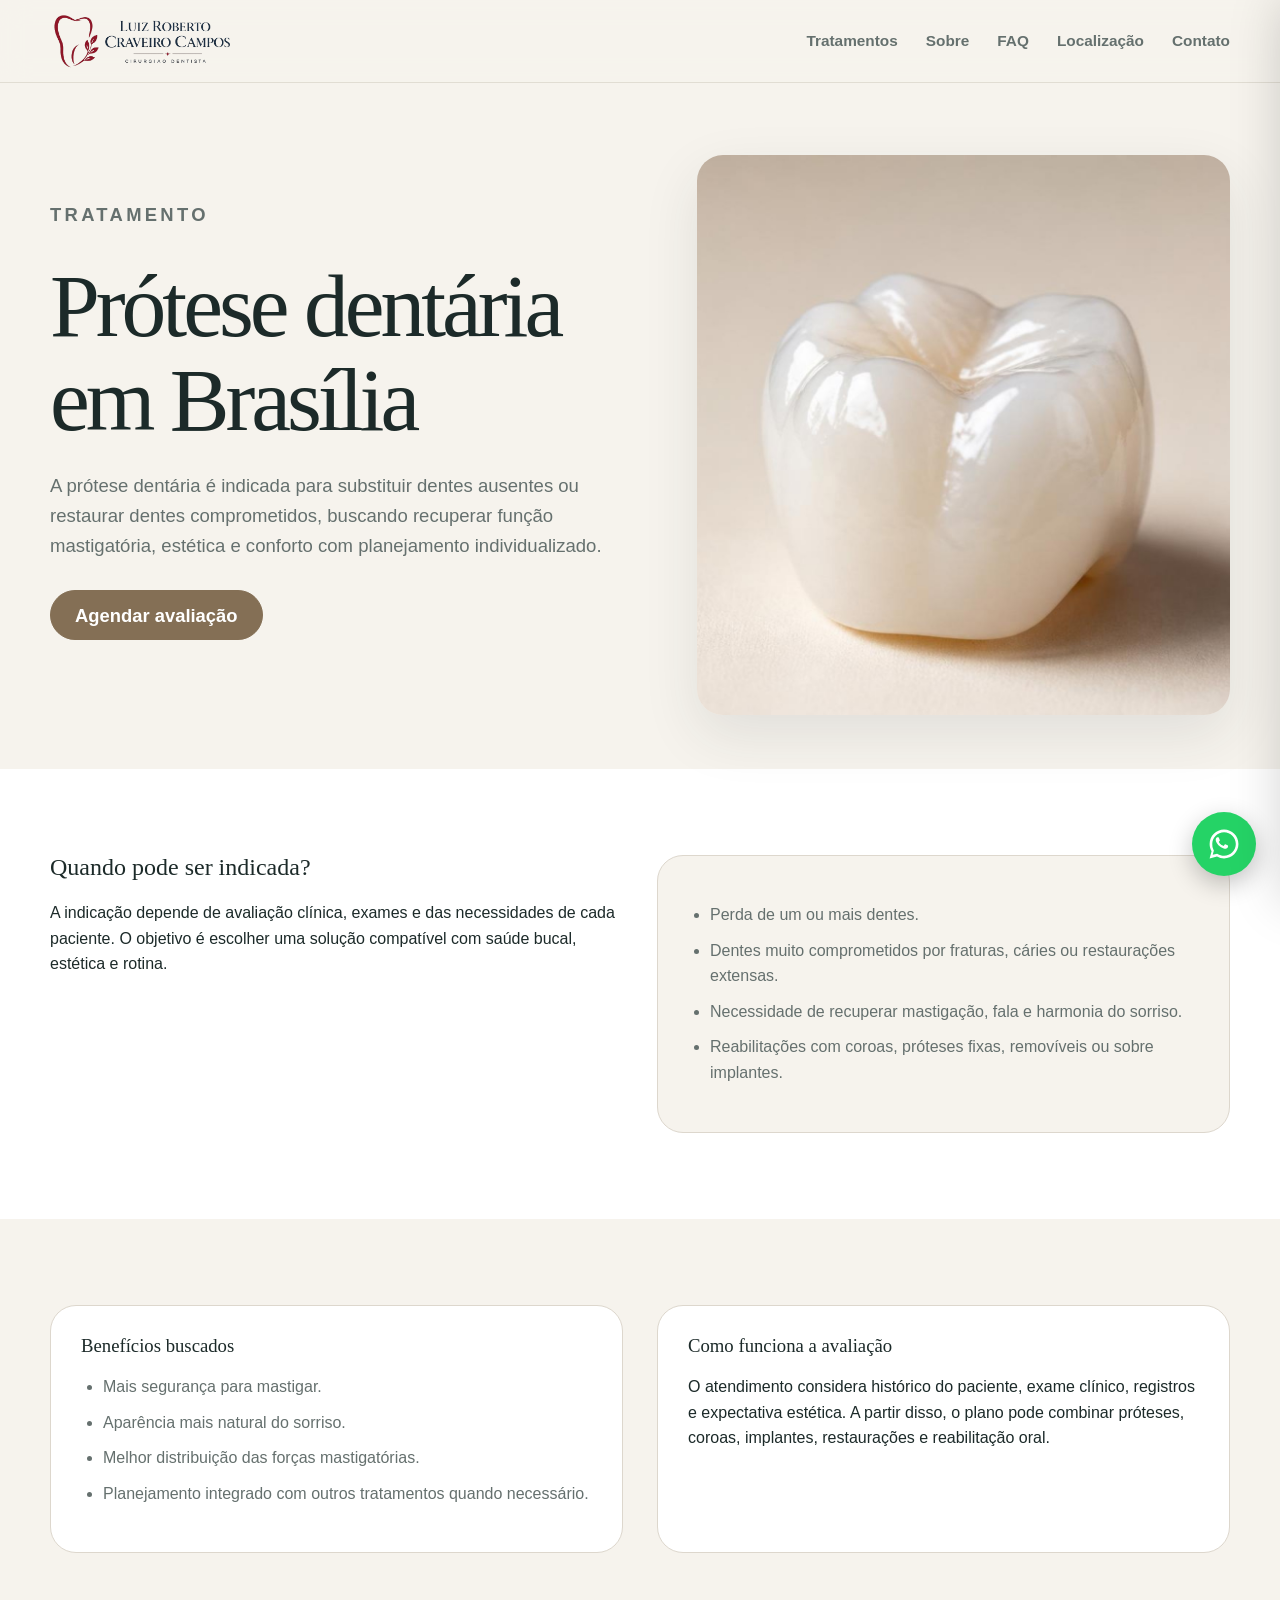
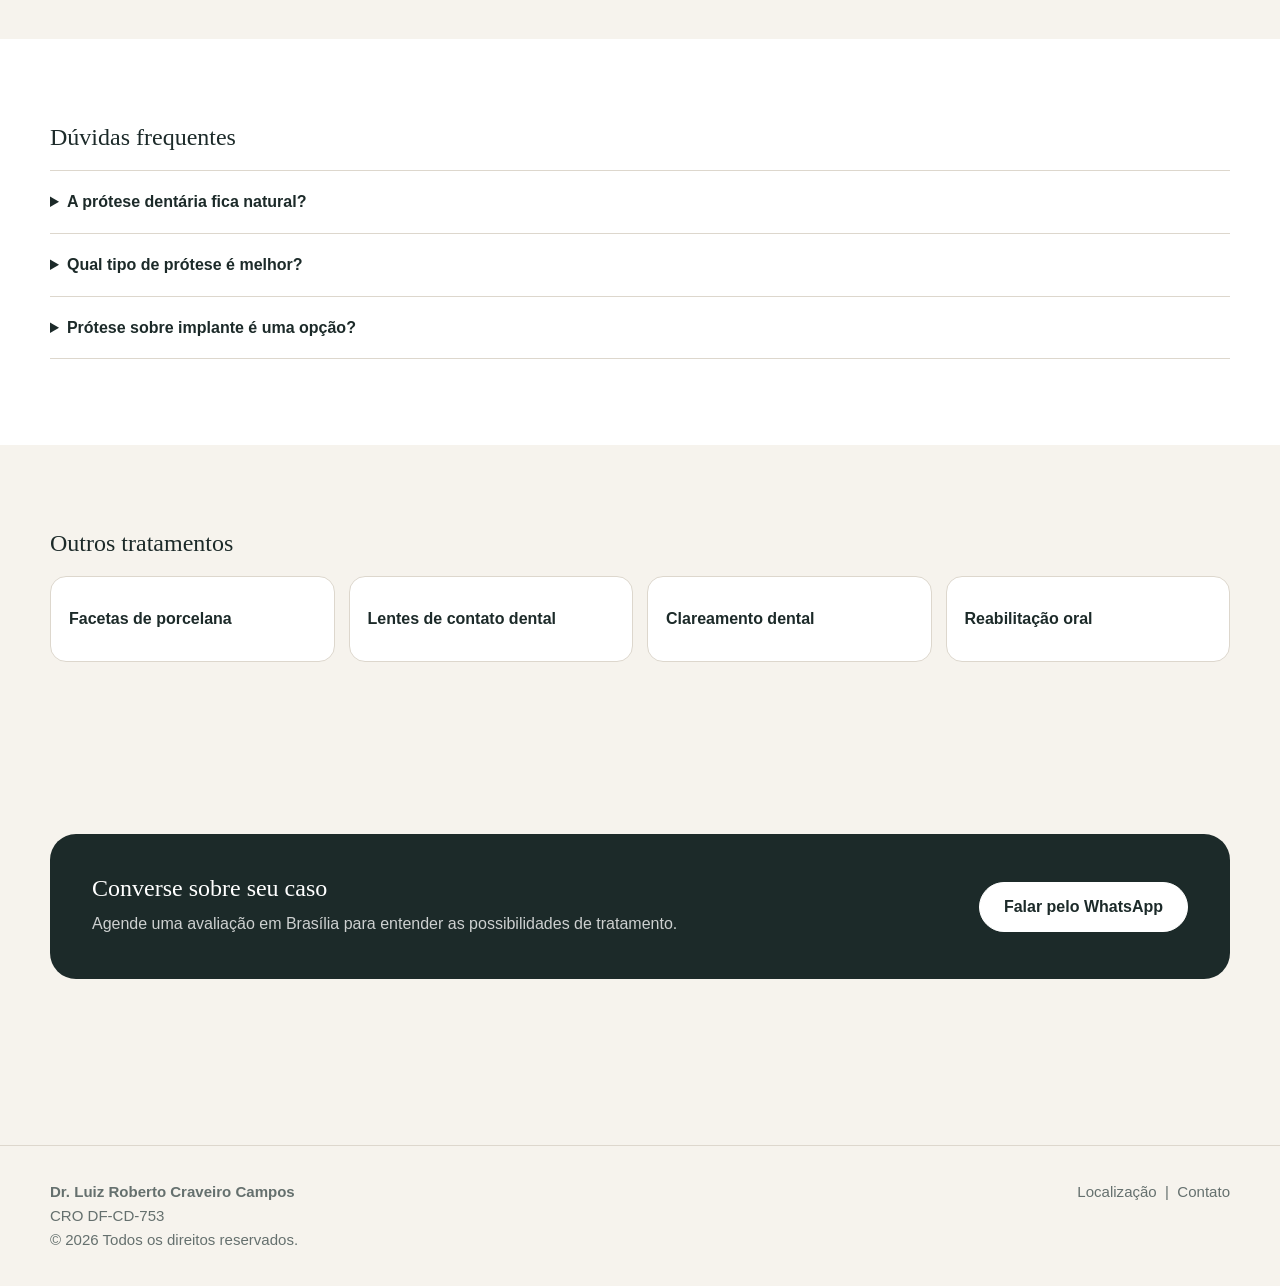
<file: protese-dentaria.html>
<!DOCTYPE html>
<html lang="pt-BR">
<head>
<meta charset="utf-8"/>
<meta content="width=device-width, initial-scale=1" name="viewport"/>
<link rel="stylesheet" href="assets/css/styles.css">
<link rel="icon" type="image/png" sizes="32x32" href="assets/icons/favicon-32x32.png"/>
<link rel="apple-touch-icon" sizes="180x180" href="assets/icons/apple-touch-icon.png"/>
<title>Prótese dentária em Brasília | Dr. Luiz Roberto Craveiro Campos</title>
<meta name="description" content="Prótese dentária em Brasília com planejamento individualizado para recuperar mastigação, estética, conforto e harmonia do sorriso."/>
<meta name="robots" content="index, follow, max-image-preview:large"/>
<link rel="canonical" href="https://luizrobertocraveiro.com.br/protese-dentaria.html"/>
<meta property="og:locale" content="pt_BR"/>
<meta property="og:type" content="article"/>
<meta property="og:title" content="Prótese dentária em Brasília | Dr. Luiz Roberto Craveiro Campos"/>
<meta property="og:description" content="Planejamento de próteses dentárias, coroas e reabilitação oral em Brasília."/>
<meta property="og:url" content="https://luizrobertocraveiro.com.br/protese-dentaria.html"/>
<meta property="og:image" content="https://luizrobertocraveiro.com.br/assets/images/protese_coroa.jpg"/>
<meta name="twitter:card" content="summary_large_image"/>
<meta name="twitter:title" content="Pr&#243;tese dent&#225;ria em Bras&#237;lia | Dr. Luiz Roberto Craveiro Campos"/>
<meta name="twitter:description" content="Planejamento de pr&#243;teses dent&#225;rias, coroas e reabilita&#231;&#227;o oral em Bras&#237;lia."/>
<meta name="twitter:image" content="https://luizrobertocraveiro.com.br/assets/images/protese_coroa.jpg"/>
<script type="application/ld+json">{"@context":"https://schema.org","@graph":[{"@type":"MedicalWebPage","@id":"https://luizrobertocraveiro.com.br/protese-dentaria.html#webpage","name":"Prótese dentária em Brasília | Dr. Luiz Roberto Craveiro Campos","url":"https://luizrobertocraveiro.com.br/protese-dentaria.html","description":"Prótese dentária em Brasília com planejamento individualizado para recuperar mastigação, estética, conforto e harmonia do sorriso.","inLanguage":"pt-BR","image":"https://luizrobertocraveiro.com.br/assets/images/protese_coroa.jpg","about":{"@type":"MedicalProcedure","name":"Prótese dentária"},"publisher":{"@id":"https://luizrobertocraveiro.com.br/#dentist"}},{"@type":"FAQPage","@id":"https://luizrobertocraveiro.com.br/protese-dentaria.html#faq","url":"https://luizrobertocraveiro.com.br/protese-dentaria.html#faq","inLanguage":"pt-BR","mainEntity":[{"@type":"Question","name":"A prótese dentária fica natural?","acceptedAnswer":{"@type":"Answer","text":"Os materiais atuais permitem reproduzir cor, forma e textura de modo bastante semelhante aos dentes naturais, sempre respeitando o caso clínico."}},{"@type":"Question","name":"Qual tipo de prótese é melhor?","acceptedAnswer":{"@type":"Answer","text":"Não existe uma resposta única. A melhor opção depende da estrutura dental, gengiva, osso, saúde geral e objetivo do paciente."}},{"@type":"Question","name":"Prótese sobre implante é uma opção?","acceptedAnswer":{"@type":"Answer","text":"Pode ser, desde que haja indicação clínica e condições adequadas para o planejamento com implantes."}}]}]}</script>
</head>
<body class="treatment-page">
<header><div class="container nav"><a class="brand" href="index.html#inicio" aria-label="Dr. Luiz Roberto Craveiro Campos - início"><img class="brand-logo" src="assets/images/logo-luiz-roberto-craveiro-campos.png" alt="Luiz Roberto Craveiro Campos - Cirurgião Dentista"/></a><nav class="nav-links" aria-label="Navegação principal"><a href="index.html#servicos">Tratamentos</a><a href="index.html#sobre">Sobre</a><a href="#faq">FAQ</a><a href="index.html#localizacao">Localização</a><a href="index.html#contato">Contato</a><button aria-controls="mobile-menu" aria-expanded="false" aria-label="Abrir menu" class="btn btn-primary menu-toggle" type="button"><span aria-hidden="true" class="menu-icon"><span></span><span></span><span></span></span><span>Menu</span></button></nav></div></header>
<main>
<section class="hero"><div class="container hero-grid"><div><p class="eyebrow">Tratamento</p><h1>Prótese dentária em Brasília</h1><p class="lead">A prótese dentária é indicada para substituir dentes ausentes ou restaurar dentes comprometidos, buscando recuperar função mastigatória, estética e conforto com planejamento individualizado.</p><p><a class="btn btn-primary" href="https://wa.me/5561991755549?text=Olá%2C%20gostaria%20de%20agendar%20uma%20avaliação%20sobre%20prótese%20dentária." target="_blank" rel="noopener">Agendar avaliação</a></p></div><img src="assets/images/protese_coroa.jpg" alt="Coroa em porcelana para prótese dentária" fetchpriority="high" decoding="async"/></div></section>
<section class="surface"><div class="container grid-2"><div><h2>Quando pode ser indicada?</h2><p>A indicação depende de avaliação clínica, exames e das necessidades de cada paciente. O objetivo é escolher uma solução compatível com saúde bucal, estética e rotina.</p></div><div class="panel"><ul><li>Perda de um ou mais dentes.</li><li>Dentes muito comprometidos por fraturas, cáries ou restaurações extensas.</li><li>Necessidade de recuperar mastigação, fala e harmonia do sorriso.</li><li>Reabilitações com coroas, próteses fixas, removíveis ou sobre implantes.</li></ul></div></div></section>
<section><div class="container grid-2"><div class="panel"><h3>Benefícios buscados</h3><ul><li>Mais segurança para mastigar.</li><li>Aparência mais natural do sorriso.</li><li>Melhor distribuição das forças mastigatórias.</li><li>Planejamento integrado com outros tratamentos quando necessário.</li></ul></div><div class="panel"><h3>Como funciona a avaliação</h3><p>O atendimento considera histórico do paciente, exame clínico, registros e expectativa estética. A partir disso, o plano pode combinar próteses, coroas, implantes, restaurações e reabilitação oral.</p></div></div></section>
<section class="surface faq" id="faq"><div class="container"><h2>Dúvidas frequentes</h2><details><summary>A prótese dentária fica natural?</summary><p>Os materiais atuais permitem reproduzir cor, forma e textura de modo bastante semelhante aos dentes naturais, sempre respeitando o caso clínico.</p></details><details><summary>Qual tipo de prótese é melhor?</summary><p>Não existe uma resposta única. A melhor opção depende da estrutura dental, gengiva, osso, saúde geral e objetivo do paciente.</p></details><details><summary>Prótese sobre implante é uma opção?</summary><p>Pode ser, desde que haja indicação clínica e condições adequadas para o planejamento com implantes.</p></details></div></section>
<section><div class="container"><h2>Outros tratamentos</h2><div class="treatments"><a href="facetas-de-porcelana.html">Facetas de porcelana</a><a href="lentes-de-contato-dental.html">Lentes de contato dental</a><a href="clareamento-dental.html">Clareamento dental</a><a href="reabilitacao-oral.html">Reabilitação oral</a></div></div></section>
<section><div class="container cta"><div><h2>Converse sobre seu caso</h2><p>Agende uma avaliação em Brasília para entender as possibilidades de tratamento.</p></div><a class="btn" href="https://wa.me/5561991755549?text=Olá%2C%20gostaria%20de%20agendar%20uma%20avaliação%20com%20o%20Dr.%20Luiz%20Roberto." target="_blank" rel="noopener">Falar pelo WhatsApp</a></div></section>
</main>
<footer><div class="container footer-inner"><div><strong>Dr. Luiz Roberto Craveiro Campos</strong><br/><span>CRO DF-CD-753</span><br/>© 2026 Todos os direitos reservados.</div><div><a href="index.html#localizacao">Localização</a> &nbsp;|&nbsp; <a href="index.html#contato">Contato</a></div></div></footer>
<div aria-hidden="true" class="menu-overlay" id="menu-overlay"></div><aside aria-hidden="true" aria-label="Menu principal" class="side-menu" id="mobile-menu"><div class="side-menu-header"><div class="side-menu-title"><img class="side-menu-logo" src="assets/images/logo-luiz-roberto-craveiro-campos.png" alt="Luiz Roberto Craveiro Campos - Cirurgião Dentista"/></div><button aria-label="Fechar menu" class="menu-close" type="button">×</button></div><nav aria-label="Links do menu" class="side-menu-links"><a href="index.html#inicio">Início</a><a href="index.html#sobre">O Doutor</a><a href="#faq">Perguntas Frequentes</a><a href="index.html#localizacao">Localização</a><a href="index.html#contato">Contato</a></nav><div class="side-menu-contact"><a class="btn btn-primary" href="https://wa.me/5561991755549?text=Olá%2C%20gostaria%20de%20agendar%20uma%20avaliação%20com%20o%20Dr.%20Luiz%20Roberto." rel="noopener" target="_blank">Agendar pelo WhatsApp</a></div></aside><a aria-label="Falar pelo WhatsApp" class="whatsapp-float" href="https://wa.me/5561991755549?text=Olá%2C%20gostaria%20de%20agendar%20uma%20avaliação%20com%20o%20Dr%2E%20Luiz%20Roberto%2E" rel="noopener" target="_blank" title="Falar pelo WhatsApp"><svg aria-hidden="true" focusable="false" viewBox="0 0 32 32"><path d="M19.11 17.21c-.27-.14-1.6-.79-1.85-.88-.25-.09-.43-.14-.61.14-.18.27-.7.88-.86 1.06-.16.18-.32.2-.59.07-.27-.14-1.15-.42-2.19-1.35-.81-.72-1.36-1.61-1.52-1.88-.16-.27-.02-.42.12-.55.12-.12.27-.32.41-.47.14-.16.18-.27.27-.45.09-.18.05-.34-.02-.47-.07-.14-.61-1.47-.84-2.01-.22-.53-.45-.46-.61-.47h-.52c-.18 0-.47.07-.72.34-.25.27-.95.93-.95 2.26s.97 2.62 1.11 2.8c.14.18 1.91 2.91 4.62 4.08.65.28 1.15.45 1.55.58.65.21 1.24.18 1.71.11.52-.08 1.6-.65 1.83-1.29.23-.63.23-1.17.16-1.29-.07-.11-.25-.18-.52-.32z"></path><path d="M16.04 3.2c-7.06 0-12.8 5.74-12.8 12.8 0 2.26.59 4.46 1.72 6.39L3.2 28.8l6.57-1.72A12.75 12.75 0 0 0 16.04 28.8c7.06 0 12.8-5.74 12.8-12.8s-5.74-12.8-12.8-12.8zm0 23.27c-2.04 0-4.03-.55-5.76-1.59l-.41-.24-3.9 1.02 1.04-3.8-.27-.42A10.4 10.4 0 0 1 5.57 16c0-5.77 4.7-10.47 10.47-10.47S26.51 10.23 26.51 16s-4.7 10.47-10.47 10.47z"></path></svg></a>
<script>(()=>{const body=document.body;const openButton=document.querySelector(".menu-toggle");const closeButton=document.querySelector(".menu-close");const menu=document.getElementById("mobile-menu");const overlay=document.getElementById("menu-overlay");if(!openButton||!closeButton||!menu||!overlay)return;const links=menu.querySelectorAll("a");const openMenu=()=>{body.classList.add("menu-open");openButton.setAttribute("aria-expanded","true");menu.setAttribute("aria-hidden","false");overlay.setAttribute("aria-hidden","false");closeButton.focus()};const closeMenu=()=>{body.classList.remove("menu-open");openButton.setAttribute("aria-expanded","false");menu.setAttribute("aria-hidden","true");overlay.setAttribute("aria-hidden","true");openButton.focus()};openButton.addEventListener("click",openMenu);closeButton.addEventListener("click",closeMenu);overlay.addEventListener("click",closeMenu);links.forEach(link=>link.addEventListener("click",closeMenu));document.addEventListener("keydown",event=>{if(event.key==="Escape"&&body.classList.contains("menu-open"))closeMenu()})})();</script></body>
</html>
</file>
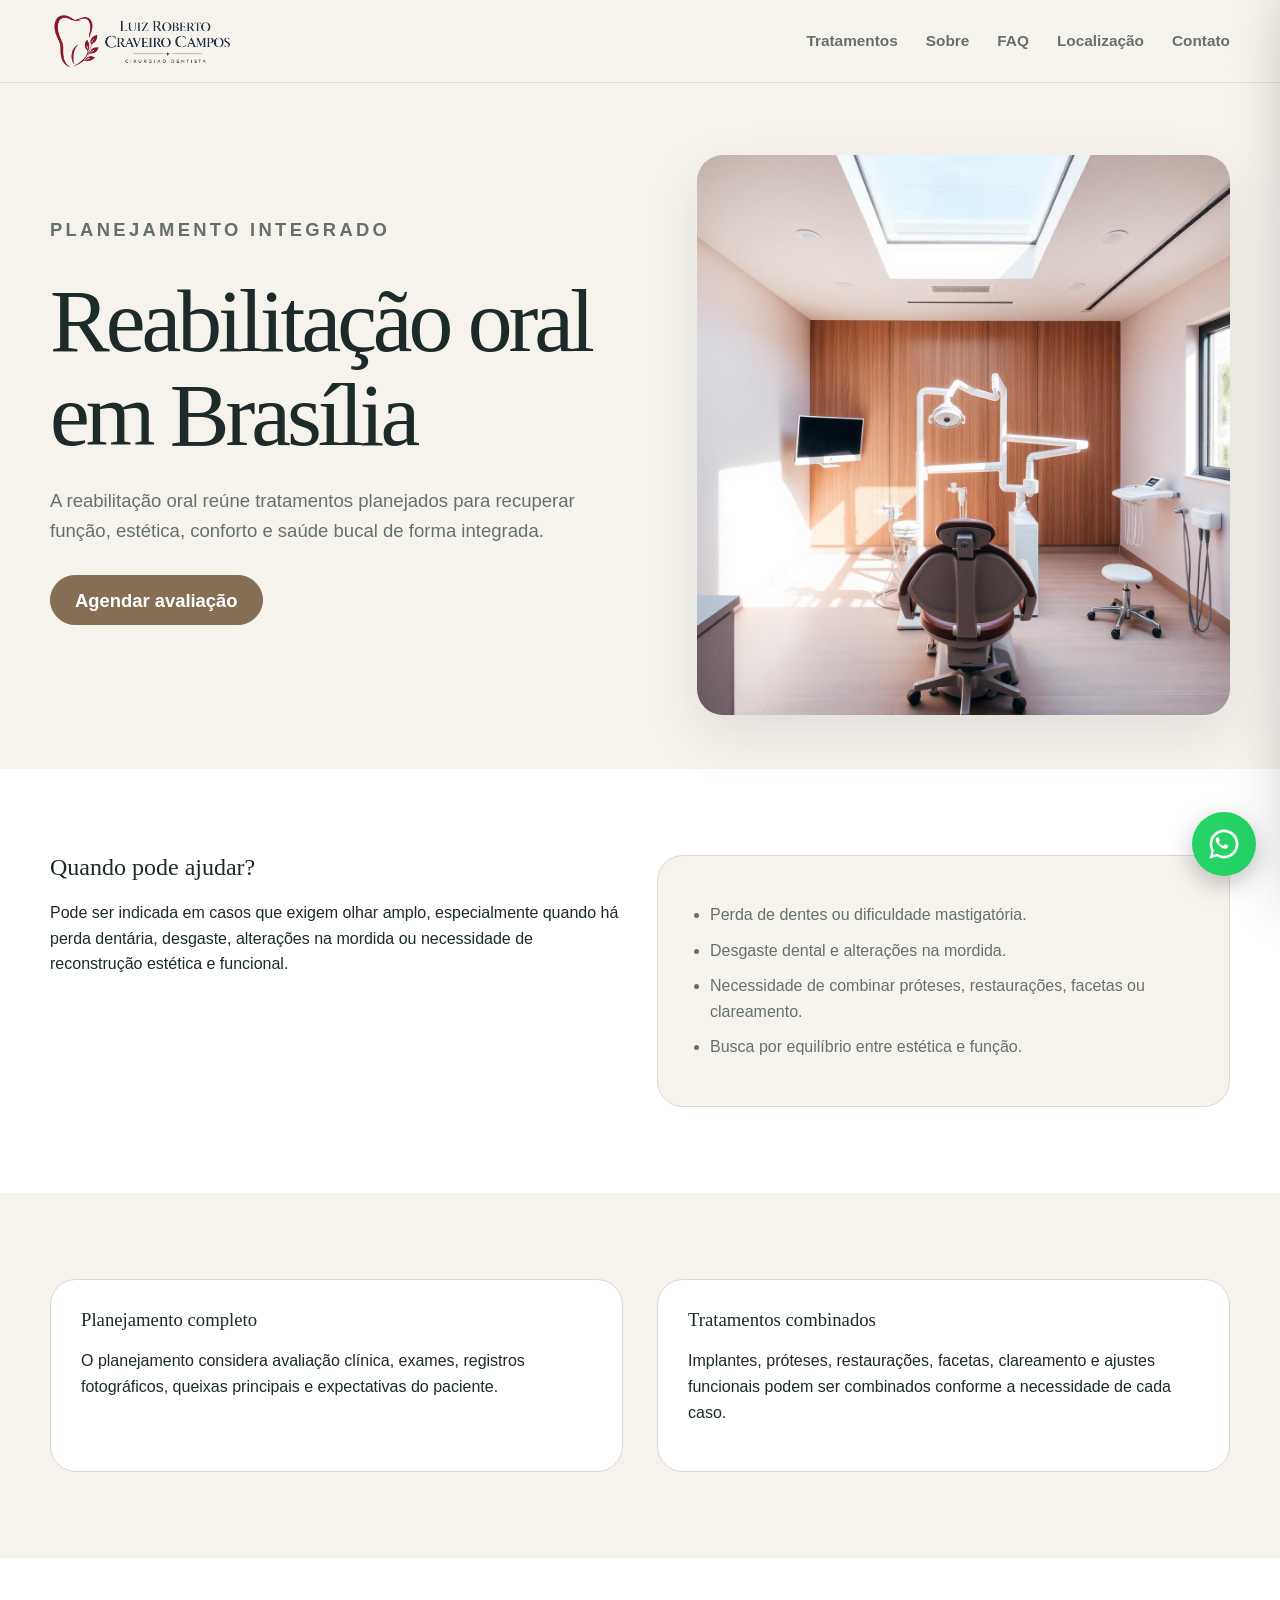
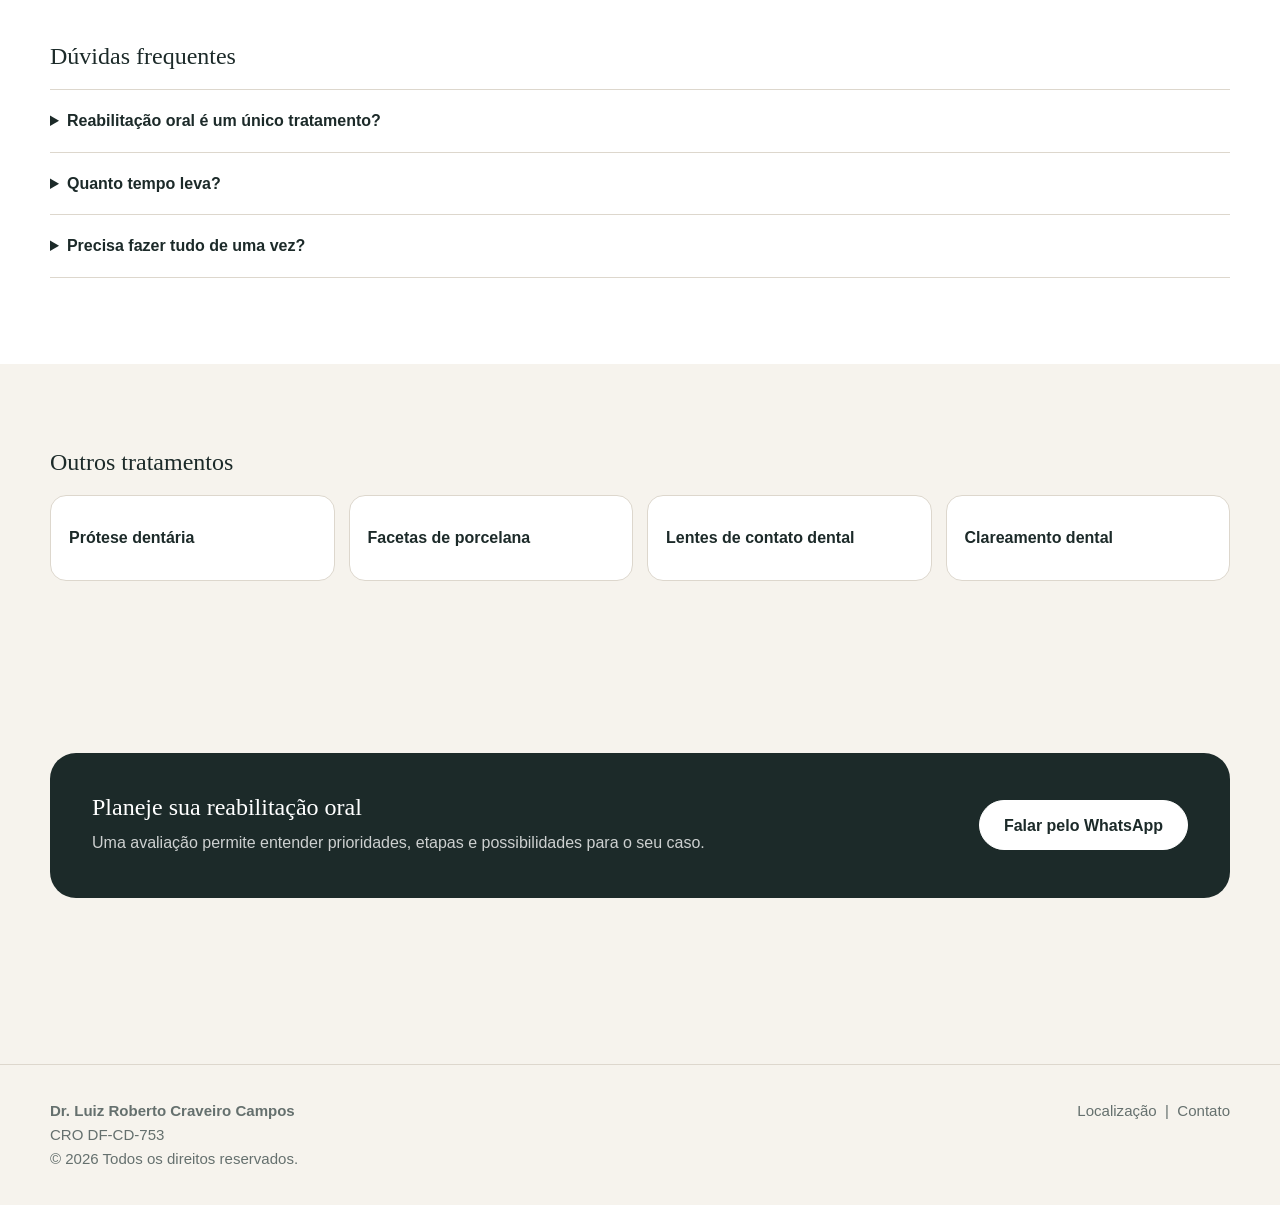
<file: reabilitacao-oral.html>
<!DOCTYPE html>
<html lang="pt-BR">
<head>
<meta charset="utf-8"/>
<meta content="width=device-width, initial-scale=1" name="viewport"/>
<link rel="stylesheet" href="assets/css/styles.css">
<link rel="icon" type="image/png" sizes="32x32" href="assets/icons/favicon-32x32.png"/>
<link rel="apple-touch-icon" sizes="180x180" href="assets/icons/apple-touch-icon.png"/>
<title>Reabilitação oral em Brasília | Dr. Luiz Roberto Craveiro Campos</title>
<meta name="description" content="Reabilitação oral em Brasília para recuperar função, estética e saúde bucal com planejamento integrado e individualizado."/>
<meta name="robots" content="index, follow, max-image-preview:large"/>
<link rel="canonical" href="https://luizrobertocraveiro.com.br/reabilitacao-oral.html"/>
<meta property="og:locale" content="pt_BR"/>
<meta property="og:type" content="article"/>
<meta property="og:title" content="Reabilitação oral em Brasília"/>
<meta property="og:description" content="Planejamento integrado para recuperar mastigação, estética, conforto e saúde bucal."/>
<meta property="og:url" content="https://luizrobertocraveiro.com.br/reabilitacao-oral.html"/>
<meta property="og:image" content="https://luizrobertocraveiro.com.br/assets/images/hero-clinic-BvfuUjxm.jpg"/>
<meta name="twitter:card" content="summary_large_image"/>
<meta name="twitter:title" content="Reabilita&#231;&#227;o oral em Bras&#237;lia"/>
<meta name="twitter:description" content="Planejamento integrado para recuperar mastiga&#231;&#227;o, est&#233;tica, conforto e sa&#250;de bucal."/>
<meta name="twitter:image" content="https://luizrobertocraveiro.com.br/assets/images/hero-clinic-BvfuUjxm.jpg"/>
<script type="application/ld+json">{"@context":"https://schema.org","@graph":[{"@type":"MedicalWebPage","@id":"https://luizrobertocraveiro.com.br/reabilitacao-oral.html#webpage","name":"Reabilitação oral em Brasília | Dr. Luiz Roberto Craveiro Campos","url":"https://luizrobertocraveiro.com.br/reabilitacao-oral.html","description":"Reabilitação oral em Brasília para recuperar função, estética e saúde bucal com planejamento integrado e individualizado.","inLanguage":"pt-BR","image":"https://luizrobertocraveiro.com.br/assets/images/hero-clinic-BvfuUjxm.jpg","about":{"@type":"MedicalProcedure","name":"Reabilitação oral"},"publisher":{"@id":"https://luizrobertocraveiro.com.br/#dentist"}},{"@type":"FAQPage","@id":"https://luizrobertocraveiro.com.br/reabilitacao-oral.html#faq","url":"https://luizrobertocraveiro.com.br/reabilitacao-oral.html#faq","inLanguage":"pt-BR","mainEntity":[{"@type":"Question","name":"Reabilitação oral é um único tratamento?","acceptedAnswer":{"@type":"Answer","text":"Não necessariamente. É um plano integrado que pode envolver diferentes procedimentos em etapas."}},{"@type":"Question","name":"Quanto tempo leva?","acceptedAnswer":{"@type":"Answer","text":"O tempo varia conforme complexidade, exames, etapas clínicas e resposta individual de cada paciente."}},{"@type":"Question","name":"Precisa fazer tudo de uma vez?","acceptedAnswer":{"@type":"Answer","text":"O plano pode ser organizado em fases, priorizando saúde, função e previsibilidade."}}]}]}</script>
</head>
<body class="treatment-page">
<header><div class="container nav"><a class="brand" href="index.html#inicio" aria-label="Dr. Luiz Roberto Craveiro Campos - início"><img class="brand-logo" src="assets/images/logo-luiz-roberto-craveiro-campos.png" alt="Luiz Roberto Craveiro Campos - Cirurgião Dentista"/></a><nav class="nav-links" aria-label="Navegação principal"><a href="index.html#servicos">Tratamentos</a><a href="index.html#sobre">Sobre</a><a href="#faq">FAQ</a><a href="index.html#localizacao">Localização</a><a href="index.html#contato">Contato</a><button aria-controls="mobile-menu" aria-expanded="false" aria-label="Abrir menu" class="btn btn-primary menu-toggle" type="button"><span aria-hidden="true" class="menu-icon"><span></span><span></span><span></span></span><span>Menu</span></button></nav></div></header>
<main>
<section class="hero"><div class="container hero-grid"><div><p class="eyebrow">Planejamento integrado</p><h1>Reabilitação oral em Brasília</h1><p class="lead">A reabilitação oral reúne tratamentos planejados para recuperar função, estética, conforto e saúde bucal de forma integrada.</p><p><a class="btn btn-primary" href="https://wa.me/5561991755549?text=Olá%2C%20gostaria%20de%20agendar%20uma%20avaliação%20sobre%20reabilitação%20oral." target="_blank" rel="noopener">Agendar avaliação</a></p></div><img src="assets/images/hero-clinic-BvfuUjxm.jpg" alt="Ambiente clínico para reabilitação oral em Brasília" fetchpriority="high" decoding="async"/></div></section>
<section class="surface"><div class="container grid-2"><div><h2>Quando pode ajudar?</h2><p>Pode ser indicada em casos que exigem olhar amplo, especialmente quando há perda dentária, desgaste, alterações na mordida ou necessidade de reconstrução estética e funcional.</p></div><div class="panel"><ul><li>Perda de dentes ou dificuldade mastigatória.</li><li>Desgaste dental e alterações na mordida.</li><li>Necessidade de combinar próteses, restaurações, facetas ou clareamento.</li><li>Busca por equilíbrio entre estética e função.</li></ul></div></div></section>
<section><div class="container grid-2"><div class="panel"><h3>Planejamento completo</h3><p>O planejamento considera avaliação clínica, exames, registros fotográficos, queixas principais e expectativas do paciente.</p></div><div class="panel"><h3>Tratamentos combinados</h3><p>Implantes, próteses, restaurações, facetas, clareamento e ajustes funcionais podem ser combinados conforme a necessidade de cada caso.</p></div></div></section>
<section class="surface faq" id="faq"><div class="container"><h2>Dúvidas frequentes</h2><details><summary>Reabilitação oral é um único tratamento?</summary><p>Não necessariamente. É um plano integrado que pode envolver diferentes procedimentos em etapas.</p></details><details><summary>Quanto tempo leva?</summary><p>O tempo varia conforme complexidade, exames, etapas clínicas e resposta individual de cada paciente.</p></details><details><summary>Precisa fazer tudo de uma vez?</summary><p>O plano pode ser organizado em fases, priorizando saúde, função e previsibilidade.</p></details></div></section>
<section><div class="container"><h2>Outros tratamentos</h2><div class="treatments"><a href="protese-dentaria.html">Prótese dentária</a><a href="facetas-de-porcelana.html">Facetas de porcelana</a><a href="lentes-de-contato-dental.html">Lentes de contato dental</a><a href="clareamento-dental.html">Clareamento dental</a></div></div></section>
<section><div class="container cta"><div><h2>Planeje sua reabilitação oral</h2><p>Uma avaliação permite entender prioridades, etapas e possibilidades para o seu caso.</p></div><a class="btn" href="https://wa.me/5561991755549?text=Olá%2C%20gostaria%20de%20agendar%20uma%20avaliação%20com%20o%20Dr.%20Luiz%20Roberto." target="_blank" rel="noopener">Falar pelo WhatsApp</a></div></section>
</main>
<footer><div class="container footer-inner"><div><strong>Dr. Luiz Roberto Craveiro Campos</strong><br/><span>CRO DF-CD-753</span><br/>© 2026 Todos os direitos reservados.</div><div><a href="index.html#localizacao">Localização</a> &nbsp;|&nbsp; <a href="index.html#contato">Contato</a></div></div></footer>
<div aria-hidden="true" class="menu-overlay" id="menu-overlay"></div><aside aria-hidden="true" aria-label="Menu principal" class="side-menu" id="mobile-menu"><div class="side-menu-header"><div class="side-menu-title"><img class="side-menu-logo" src="assets/images/logo-luiz-roberto-craveiro-campos.png" alt="Luiz Roberto Craveiro Campos - Cirurgião Dentista"/></div><button aria-label="Fechar menu" class="menu-close" type="button">×</button></div><nav aria-label="Links do menu" class="side-menu-links"><a href="index.html#inicio">Início</a><a href="index.html#sobre">O Doutor</a><a href="#faq">Perguntas Frequentes</a><a href="index.html#localizacao">Localização</a><a href="index.html#contato">Contato</a></nav><div class="side-menu-contact"><a class="btn btn-primary" href="https://wa.me/5561991755549?text=Olá%2C%20gostaria%20de%20agendar%20uma%20avaliação%20com%20o%20Dr.%20Luiz%20Roberto." rel="noopener" target="_blank">Agendar pelo WhatsApp</a></div></aside><a aria-label="Falar pelo WhatsApp" class="whatsapp-float" href="https://wa.me/5561991755549?text=Olá%2C%20gostaria%20de%20agendar%20uma%20avaliação%20com%20o%20Dr%2E%20Luiz%20Roberto%2E" rel="noopener" target="_blank" title="Falar pelo WhatsApp"><svg aria-hidden="true" focusable="false" viewBox="0 0 32 32"><path d="M19.11 17.21c-.27-.14-1.6-.79-1.85-.88-.25-.09-.43-.14-.61.14-.18.27-.7.88-.86 1.06-.16.18-.32.2-.59.07-.27-.14-1.15-.42-2.19-1.35-.81-.72-1.36-1.61-1.52-1.88-.16-.27-.02-.42.12-.55.12-.12.27-.32.41-.47.14-.16.18-.27.27-.45.09-.18.05-.34-.02-.47-.07-.14-.61-1.47-.84-2.01-.22-.53-.45-.46-.61-.47h-.52c-.18 0-.47.07-.72.34-.25.27-.95.93-.95 2.26s.97 2.62 1.11 2.8c.14.18 1.91 2.91 4.62 4.08.65.28 1.15.45 1.55.58.65.21 1.24.18 1.71.11.52-.08 1.6-.65 1.83-1.29.23-.63.23-1.17.16-1.29-.07-.11-.25-.18-.52-.32z"></path><path d="M16.04 3.2c-7.06 0-12.8 5.74-12.8 12.8 0 2.26.59 4.46 1.72 6.39L3.2 28.8l6.57-1.72A12.75 12.75 0 0 0 16.04 28.8c7.06 0 12.8-5.74 12.8-12.8s-5.74-12.8-12.8-12.8zm0 23.27c-2.04 0-4.03-.55-5.76-1.59l-.41-.24-3.9 1.02 1.04-3.8-.27-.42A10.4 10.4 0 0 1 5.57 16c0-5.77 4.7-10.47 10.47-10.47S26.51 10.23 26.51 16s-4.7 10.47-10.47 10.47z"></path></svg></a>
<script>(()=>{const body=document.body;const openButton=document.querySelector(".menu-toggle");const closeButton=document.querySelector(".menu-close");const menu=document.getElementById("mobile-menu");const overlay=document.getElementById("menu-overlay");if(!openButton||!closeButton||!menu||!overlay)return;const links=menu.querySelectorAll("a");const openMenu=()=>{body.classList.add("menu-open");openButton.setAttribute("aria-expanded","true");menu.setAttribute("aria-hidden","false");overlay.setAttribute("aria-hidden","false");closeButton.focus()};const closeMenu=()=>{body.classList.remove("menu-open");openButton.setAttribute("aria-expanded","false");menu.setAttribute("aria-hidden","true");overlay.setAttribute("aria-hidden","true");openButton.focus()};openButton.addEventListener("click",openMenu);closeButton.addEventListener("click",closeMenu);overlay.addEventListener("click",closeMenu);links.forEach(link=>link.addEventListener("click",closeMenu));document.addEventListener("keydown",event=>{if(event.key==="Escape"&&body.classList.contains("menu-open"))closeMenu()})})();</script></body>
</html>
</file>
<file: assets/css/styles.css>
:root{
      --bg:#f6f3ed;
      --surface:#ffffff;
      --text:#1c2a29;
      --muted:#65706e;
      --accent:#846f55;
      --accent-dark:#66523d;
      --line:#ddd7cd;
      --max:1180px;
      --radius:26px;
      --shadow:0 20px 55px rgba(38,47,45,.10);
    }

    *{box-sizing:border-box}
    html{scroll-behavior:smooth}
    body{
      margin:0;
      font-family:Inter, Arial, Helvetica, sans-serif;
      background:var(--bg);
      color:var(--text);
      line-height:1.6;
    }

    img{display:block;max-width:100%}
    a{color:inherit;text-decoration:none}
    button,a{transition:.2s ease}

    .container{
      width:min(calc(100% - 40px), var(--max));
      margin-inline:auto;
    }

    header{
      position:sticky;
      top:0;
      z-index:20;
      background:rgba(246,243,237,.92);
      backdrop-filter:blur(14px);
      border-bottom:1px solid rgba(221,215,205,.8);
    }

    .nav{
      min-height:82px;
      display:flex;
      align-items:center;
      justify-content:space-between;
      gap:24px;
    }

    .brand{
      display:flex;
      align-items:center;
      width:min(280px, 42vw);
      min-width:170px;
    }

    .brand-logo{
      width:100%;
      max-height:62px;
      object-fit:contain;
      object-position:left center;
    }

    .nav-links{
      display:flex;
      align-items:center;
      gap:28px;
      font-size:.96rem;
    }

    .nav-links a:not(.btn){
      color:var(--muted);
      font-weight:700;
    }

    .nav-links a:not(.btn):hover{
      color:var(--accent-dark);
    }

    .btn{
      display:inline-flex;
      align-items:center;
      justify-content:center;
      min-height:50px;
      padding:0 24px;
      border-radius:999px;
      border:1px solid var(--accent);
      font-weight:700;
      cursor:pointer;
    }

    .btn-primary{
      background:var(--accent);
      color:#fff;
    }

    .btn-primary:hover{background:var(--accent-dark)}
    .btn-outline:hover{background:#eee8df}

    .hero{
      padding:72px 0 54px;
    }

    .hero-grid{
      display:grid;
      grid-template-columns:1.05fr .95fr;
      align-items:center;
      gap:58px;
    }

    .eyebrow{
      text-transform:uppercase;
      letter-spacing:.18em;
      font-size:.78rem;
      font-weight:800;
      color:var(--accent);
      margin:0 0 16px;
    }

    h1,h2,h3{
      font-family:Georgia, "Times New Roman", serif;
      font-weight:500;
      line-height:1.05;
      margin-top:0;
    }

    h1{
      font-size:clamp(3.3rem,7vw,6.8rem);
      margin-bottom:24px;
      letter-spacing:-.045em;
    }

    .hero p{
      max-width:680px;
      font-size:1.15rem;
      color:var(--muted);
      margin-bottom:30px;
    }

    .actions{
      display:flex;
      flex-wrap:wrap;
      gap:14px;
    }

    .hero-media{
      position:relative;
    }

    .hero-media img{
      width:100%;
      height:660px;
      object-fit:cover;
      border-radius:var(--radius);
      box-shadow:var(--shadow);
    }

    .experience-card{
      position:absolute;
      left:-28px;
      bottom:36px;
      width:230px;
      padding:24px;
      border-radius:20px;
      background:#fff;
      box-shadow:var(--shadow);
    }

    .experience-card strong{
      display:block;
      font-family:Georgia, "Times New Roman", serif;
      font-size:2rem;
      color:var(--accent-dark);
    }

    section{
      padding:86px 0;
    }

    .section-head{
      display:flex;
      justify-content:space-between;
      align-items:end;
      gap:32px;
      margin-bottom:42px;
    }

    .section-head h2{
      font-size:clamp(2.4rem,5vw,4.5rem);
      max-width:800px;
      margin-bottom:0;
    }

    .section-head p{
      max-width:430px;
      color:var(--muted);
      margin:0;
    }

    .services{
      background:var(--surface);
    }

    .service-grid{
      display:grid;
      grid-template-columns:repeat(3,1fr);
      gap:22px;
    }

    .service-card{
      overflow:hidden;
      border-radius:22px;
      background:var(--bg);
      border:1px solid var(--line);
    }

    .service-card img{
      width:100%;
      height:260px;
      object-fit:cover;
    }

    .service-card-content{
      padding:27px;
    }

    .service-card h3{
      font-size:1.7rem;
      margin-bottom:14px;
    }

    .service-card p{
      margin:0;
      color:var(--muted);
    }

    .about-grid{
      display:grid;
      grid-template-columns:.8fr 1.2fr;
      gap:70px;
      align-items:start;
    }

    .about-label{
      position:sticky;
      top:120px;
    }

    .about h2{
      font-size:clamp(2.7rem,5vw,5rem);
      margin-bottom:30px;
    }

    .about p{
      font-size:1.14rem;
      color:var(--muted);
      max-width:780px;
    }

    .contact{
      padding-top:42px;
    }

    .contact-box{
      background:var(--text);
      color:#fff;
      border-radius:30px;
      padding:64px;
      display:flex;
      justify-content:space-between;
      align-items:center;
      gap:40px;
    }

    .contact-box h2{
      font-size:clamp(2.7rem,5vw,5rem);
      max-width:700px;
      margin-bottom:20px;
    }

    .contact-box p{
      color:rgba(255,255,255,.72);
      max-width:680px;
    }

    .contact-box .btn-outline{
      border-color:rgba(255,255,255,.55);
      color:#fff;
    }

    footer{
      padding:34px 0;
      border-top:1px solid var(--line);
      margin-top:80px;
    }

    .footer-inner{
      display:flex;
      justify-content:space-between;
      gap:30px;
      flex-wrap:wrap;
      color:var(--muted);
      font-size:.94rem;
    }

    @media (max-width:900px){
      .nav-links a:not(.btn){display:none}
      .menu-toggle{display:inline-flex}
      .hero-grid,.about-grid{grid-template-columns:1fr}
      .hero-media img{height:520px}
      .experience-card{left:18px}
      .service-grid{grid-template-columns:1fr}
      .section-head{display:block}
      .section-head p{margin-top:18px}
      .contact-box{padding:42px;display:block}
      .contact-box .actions{margin-top:28px}
      .about-label{position:static}
    }

    @media (max-width:560px){
      .container{width:min(calc(100% - 24px), var(--max))}
      .brand{
        width:190px;
        min-width:150px;
      }
      .nav .btn{padding:0 16px;min-height:44px}
      .hero{padding-top:42px}
      h1{font-size:3.6rem}
      .hero-media img{height:430px}
      section{padding:62px 0}
      .contact-box{padding:30px 24px}
    }
  
    .whatsapp-float{
      position:fixed;
      right:24px;
      bottom:24px;
      z-index:9999;
      width:64px;
      height:64px;
      display:flex;
      align-items:center;
      justify-content:center;
      border-radius:50%;
      background:#25d366;
      box-shadow:0 8px 24px rgba(0,0,0,.24);
      transition:transform .2s ease, box-shadow .2s ease, background .2s ease;
    }

    .whatsapp-float:hover{
      transform:translateY(-2px) scale(1.04);
      background:#20bd5a;
      box-shadow:0 12px 30px rgba(0,0,0,.3);
    }

    .whatsapp-float:focus-visible{
      outline:3px solid #ffffff;
      outline-offset:3px;
    }

    .whatsapp-float svg{
      width:36px;
      height:36px;
      fill:#ffffff;
    }

    @media (max-width:560px){
      .whatsapp-float{
        right:18px;
        bottom:18px;
        width:58px;
        height:58px;
      }

      .whatsapp-float svg{
        width:32px;
        height:32px;
      }
    }

  



    .menu-toggle{
      display:none;
      gap:10px;
      border:0;
      font-size:1rem;
    }

    @media (max-width:900px){
      .menu-toggle{display:inline-flex}
    }

    .menu-icon{
      width:22px;
      display:grid;
      gap:4px;
    }

    .menu-icon span{
      display:block;
      height:2px;
      border-radius:999px;
      background:currentColor;
    }

    .menu-overlay{
      position:fixed;
      inset:0;
      z-index:10000;
      background:rgba(18,26,25,.52);
      opacity:0;
      visibility:hidden;
      transition:opacity .28s ease, visibility .28s ease;
    }

    .side-menu{
      position:fixed;
      top:0;
      right:0;
      z-index:10001;
      width:min(86vw,390px);
      height:100dvh;
      padding:28px;
      display:flex;
      flex-direction:column;
      background:var(--bg);
      box-shadow:-18px 0 50px rgba(0,0,0,.18);
      transform:translateX(105%);
      transition:transform .32s ease;
      overflow-y:auto;
    }

    body.menu-open{
      overflow:hidden;
    }

    body.menu-open .menu-overlay{
      opacity:1;
      visibility:visible;
    }

    body.menu-open .side-menu{
      transform:translateX(0);
    }

    .side-menu-header{
      display:flex;
      align-items:flex-start;
      justify-content:space-between;
      gap:20px;
      padding-bottom:24px;
      border-bottom:1px solid var(--line);
    }

    .side-menu-title{
      width:min(250px, 62vw);
    }

    .side-menu-logo{
      width:100%;
      max-height:82px;
      object-fit:contain;
      object-position:left center;
    }

    .menu-close{
      width:46px;
      height:46px;
      flex:0 0 46px;
      border:1px solid var(--line);
      border-radius:50%;
      background:var(--surface);
      color:var(--text);
      font-size:1.8rem;
      line-height:1;
      cursor:pointer;
    }

    .side-menu-links{
      display:grid;
      margin-top:34px;
    }

    .side-menu-links a{
      padding:18px 4px;
      border-bottom:1px solid var(--line);
      font-family:Georgia, "Times New Roman", serif;
      font-size:1.65rem;
      line-height:1.15;
    }

    .side-menu-links a:hover{
      color:var(--accent-dark);
      padding-left:8px;
    }

    .side-menu-contact{
      margin-top:auto;
      padding-top:32px;
    }

    .side-menu-contact .btn{
      width:100%;
    }

    @media (max-width:560px){
      .menu-toggle{
        min-width:122px;
      }

      .side-menu{
        width:88vw;
        padding:24px;
      }
    }

    @media (prefers-reduced-motion:reduce){
      .menu-overlay,
      .side-menu{
        transition:none;
      }
    }


    .faq-section{
      background:var(--surface);
    }

    .faq-heading{
      max-width:790px;
      margin-bottom:46px;
    }

    .faq-heading h2{
      font-size:clamp(2.7rem,5vw,4.8rem);
      margin-bottom:20px;
    }

    .faq-heading > p:last-child{
      color:var(--muted);
      font-size:1.08rem;
      max-width:700px;
    }

    .faq-groups{
      display:grid;
      grid-template-columns:repeat(2,minmax(0,1fr));
      gap:26px;
    }

    .faq-group{
      padding:30px;
      border:1px solid var(--line);
      border-radius:24px;
      background:var(--bg);
    }

    .faq-group h3{
      font-size:1.85rem;
      margin-bottom:20px;
      color:var(--accent-dark);
    }

    .faq-item{
      border-top:1px solid var(--line);
    }

    .faq-item:last-child{
      border-bottom:1px solid var(--line);
    }

    .faq-item summary{
      display:flex;
      align-items:center;
      justify-content:space-between;
      gap:18px;
      padding:19px 0;
      cursor:pointer;
      list-style:none;
      font-weight:750;
      line-height:1.35;
    }

    .faq-item summary::-webkit-details-marker{
      display:none;
    }

    .faq-icon{
      position:relative;
      width:26px;
      height:26px;
      flex:0 0 26px;
      border-radius:50%;
      border:1px solid var(--accent);
    }

    .faq-icon::before,
    .faq-icon::after{
      content:"";
      position:absolute;
      top:50%;
      left:50%;
      width:11px;
      height:1.5px;
      border-radius:999px;
      background:var(--accent-dark);
      transform:translate(-50%,-50%);
      transition:transform .2s ease;
    }

    .faq-icon::after{
      transform:translate(-50%,-50%) rotate(90deg);
    }

    .faq-item[open] .faq-icon::after{
      transform:translate(-50%,-50%) rotate(0deg);
    }

    .faq-item[open] summary{
      color:var(--accent-dark);
    }

    .faq-answer{
      padding:0 44px 20px 0;
      color:var(--muted);
    }

    .faq-answer p{
      margin:0;
    }

    .faq-cta{
      margin-top:34px;
      padding:34px;
      display:flex;
      align-items:center;
      justify-content:space-between;
      gap:30px;
      border-radius:24px;
      background:var(--text);
      color:#fff;
    }

    .faq-cta h3{
      font-size:2rem;
      margin-bottom:10px;
    }

    .faq-cta p{
      margin:0;
      color:rgba(255,255,255,.72);
    }

    .faq-cta .eyebrow{
      color:#d4c3aa;
      margin-bottom:8px;
    }

    .faq-cta .btn{
      flex:0 0 auto;
    }

    @media (max-width:900px){
      .faq-groups{
        grid-template-columns:1fr;
      }

      .faq-cta{
        align-items:flex-start;
        flex-direction:column;
      }
    }

    @media (max-width:560px){
      .faq-group{
        padding:24px 20px;
      }

      .faq-group h3{
        font-size:1.55rem;
      }

      .faq-item summary{
        padding:17px 0;
      }

      .faq-answer{
        padding-right:12px;
      }

      .faq-cta{
        padding:28px 24px;
      }

      .faq-cta .btn{
        width:100%;
      }
    }


    .location-section{
      background:var(--bg);
    }

    .location-grid{
      display:grid;
      grid-template-columns:.9fr 1.1fr;
      gap:54px;
      align-items:stretch;
    }

    .location-content h2{
      font-size:clamp(2.7rem,5vw,4.8rem);
      margin-bottom:24px;
    }

    .location-intro{
      max-width:650px;
      margin-bottom:30px;
      color:var(--muted);
      font-size:1.08rem;
    }

    .address-card{
      display:flex;
      gap:18px;
      align-items:flex-start;
      padding:24px;
      border:1px solid var(--line);
      border-radius:22px;
      background:var(--surface);
      box-shadow:0 12px 34px rgba(38,47,45,.06);
    }

    .address-icon{
      width:48px;
      height:48px;
      flex:0 0 48px;
      display:flex;
      align-items:center;
      justify-content:center;
      border-radius:50%;
      background:var(--accent);
    }

    .address-icon svg{
      width:25px;
      height:25px;
      fill:#fff;
    }

    .address-card address{
      display:grid;
      gap:3px;
      font-style:normal;
      color:var(--muted);
    }

    .address-card address strong{
      margin-bottom:4px;
      color:var(--text);
      font-family:Georgia, "Times New Roman", serif;
      font-size:1.25rem;
    }

    .location-actions{
      margin-top:26px;
    }

    .location-map{
      min-height:540px;
      overflow:hidden;
      border-radius:28px;
      box-shadow:var(--shadow);
      background:var(--surface);
    }

    .location-map iframe{
      width:100%;
      height:100%;
      min-height:540px;
      border:0;
      display:block;
    }

    @media (max-width:900px){
      .location-grid{
        grid-template-columns:1fr;
      }

      .location-map,
      .location-map iframe{
        min-height:430px;
      }
    }

    @media (max-width:560px){

      .location-map,
      .location-map iframe{
        min-height:360px;
      }

      .location-actions .btn{
        width:100%;
      }
    }


    .opening-hours-card{
      display:flex;
      gap:18px;
      align-items:flex-start;
      margin-top:16px;
      padding:22px 24px;
      border:1px solid var(--line);
      border-radius:22px;
      background:var(--surface);
    }

    .opening-hours-icon{
      width:48px;
      height:48px;
      flex:0 0 48px;
      display:flex;
      align-items:center;
      justify-content:center;
      border-radius:50%;
      background:var(--accent);
    }

    .opening-hours-icon svg{
      width:25px;
      height:25px;
      fill:#fff;
    }

    .opening-hours-card > div:last-child{
      display:grid;
      gap:3px;
      color:var(--muted);
    }

    .opening-hours-card strong{
      margin-bottom:4px;
      color:var(--text);
      font-family:Georgia, "Times New Roman", serif;
      font-size:1.2rem;
    }

/* Treatment pages */
.treatment-page .lead{
  max-width:680px;
  color:var(--muted);
  font-size:1.16rem;
}

.treatment-page .hero img{
  width:100%;
  height:560px;
  object-fit:cover;
  border-radius:var(--radius);
  box-shadow:var(--shadow);
}

.surface{
  background:var(--surface);
}

.grid-2{
  display:grid;
  grid-template-columns:1fr 1fr;
  gap:34px;
}

.panel{
  padding:30px;
  border:1px solid var(--line);
  border-radius:var(--radius);
  background:var(--surface);
}

.surface .panel{
  background:var(--bg);
}

.treatment-page ul{
  padding-left:22px;
  color:var(--muted);
}

.treatment-page li + li{
  margin-top:10px;
}

.treatment-page .faq details{
  padding:18px 0;
  border-top:1px solid var(--line);
}

.treatment-page .faq summary{
  cursor:pointer;
  font-weight:800;
}

.treatment-page .faq details:last-child{
  border-bottom:1px solid var(--line);
}

.treatments{
  display:grid;
  grid-template-columns:repeat(4,1fr);
  gap:14px;
}

.treatments a{
  min-height:86px;
  display:flex;
  align-items:center;
  padding:18px;
  border:1px solid var(--line);
  border-radius:16px;
  background:var(--surface);
  font-weight:700;
  transition:border-color .2s ease,color .2s ease,transform .2s ease;
}

.treatments a:hover{
  color:var(--accent-dark);
  border-color:var(--accent);
  transform:translateY(-2px);
}

.cta{
  display:flex;
  align-items:center;
  justify-content:space-between;
  gap:28px;
  padding:42px;
  border-radius:var(--radius);
  background:var(--text);
  color:#fff;
}

.cta p{
  margin:0;
  color:rgba(255,255,255,.78);
}

.cta h2{
  margin-bottom:10px;
  color:#fff;
}

.cta .btn{
  background:#fff;
  color:var(--text);
  border-color:#fff;
}

@media (max-width:900px){
  .grid-2{
    grid-template-columns:1fr;
  }

  .treatment-page .hero img{
    height:420px;
  }

  .treatments{
    grid-template-columns:1fr 1fr;
  }

  .cta{
    display:block;
  }

  .cta .btn{
    margin-top:22px;
  }
}

@media (max-width:560px){
  .treatment-page .hero img{
    height:340px;
  }

  .treatments{
    grid-template-columns:1fr;
  }

  .panel,
  .cta{
    padding:26px;
  }
}

/* Home page refinements */
.section-actions{
  margin-top:20px;
}

.treatment-links{
  margin-top:28px;
}
</file>
